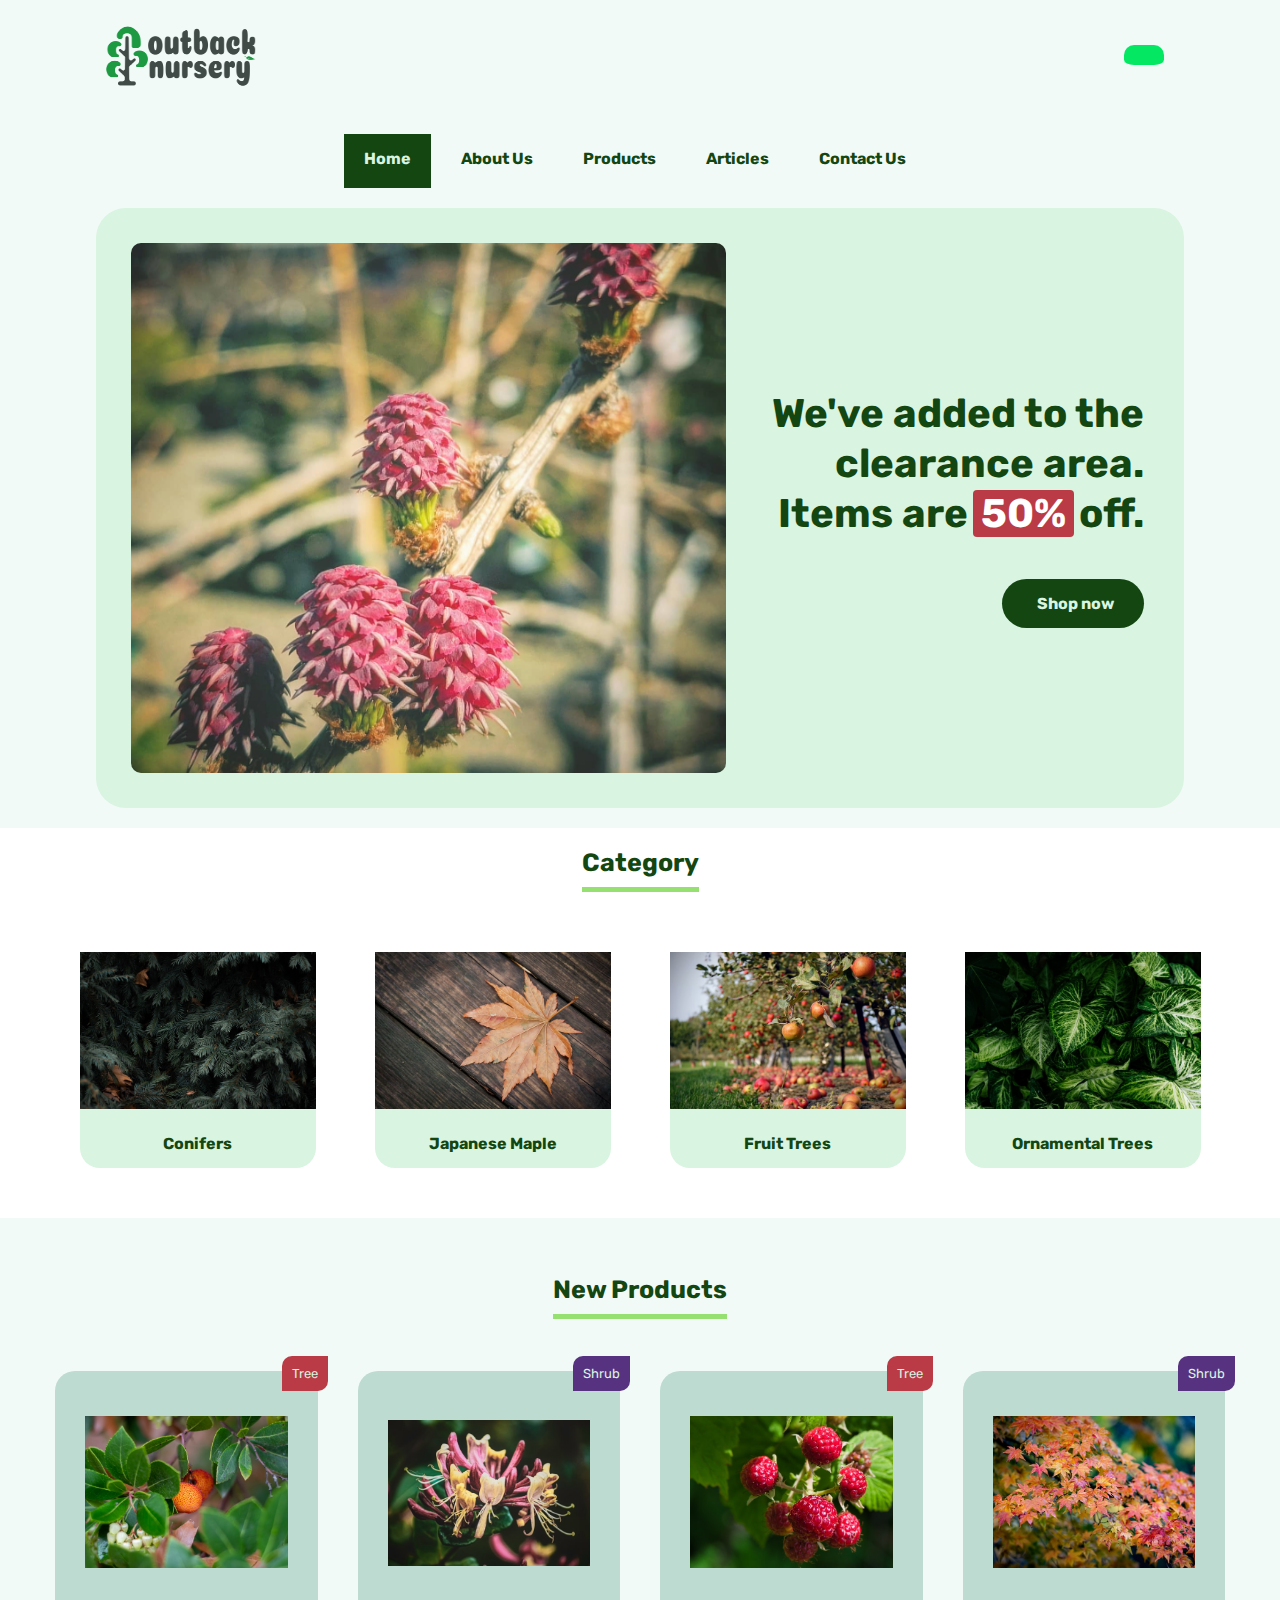
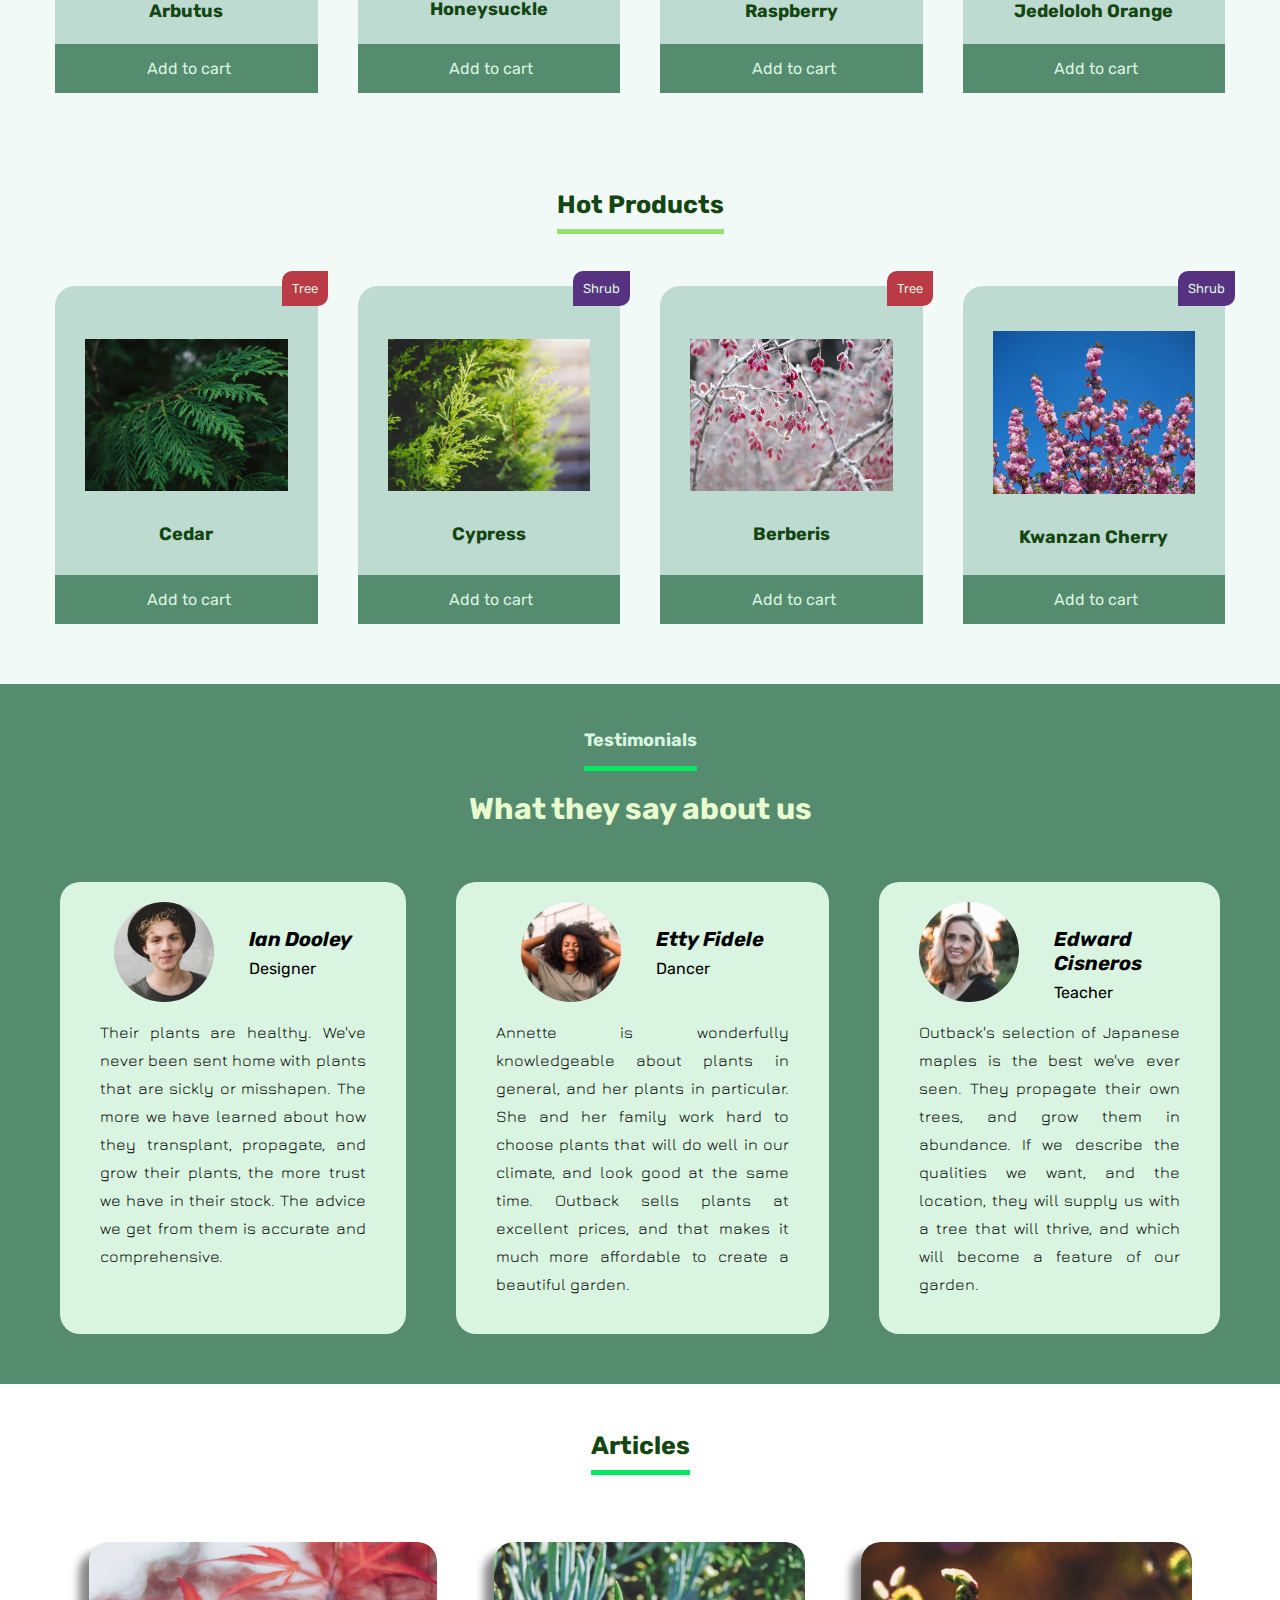
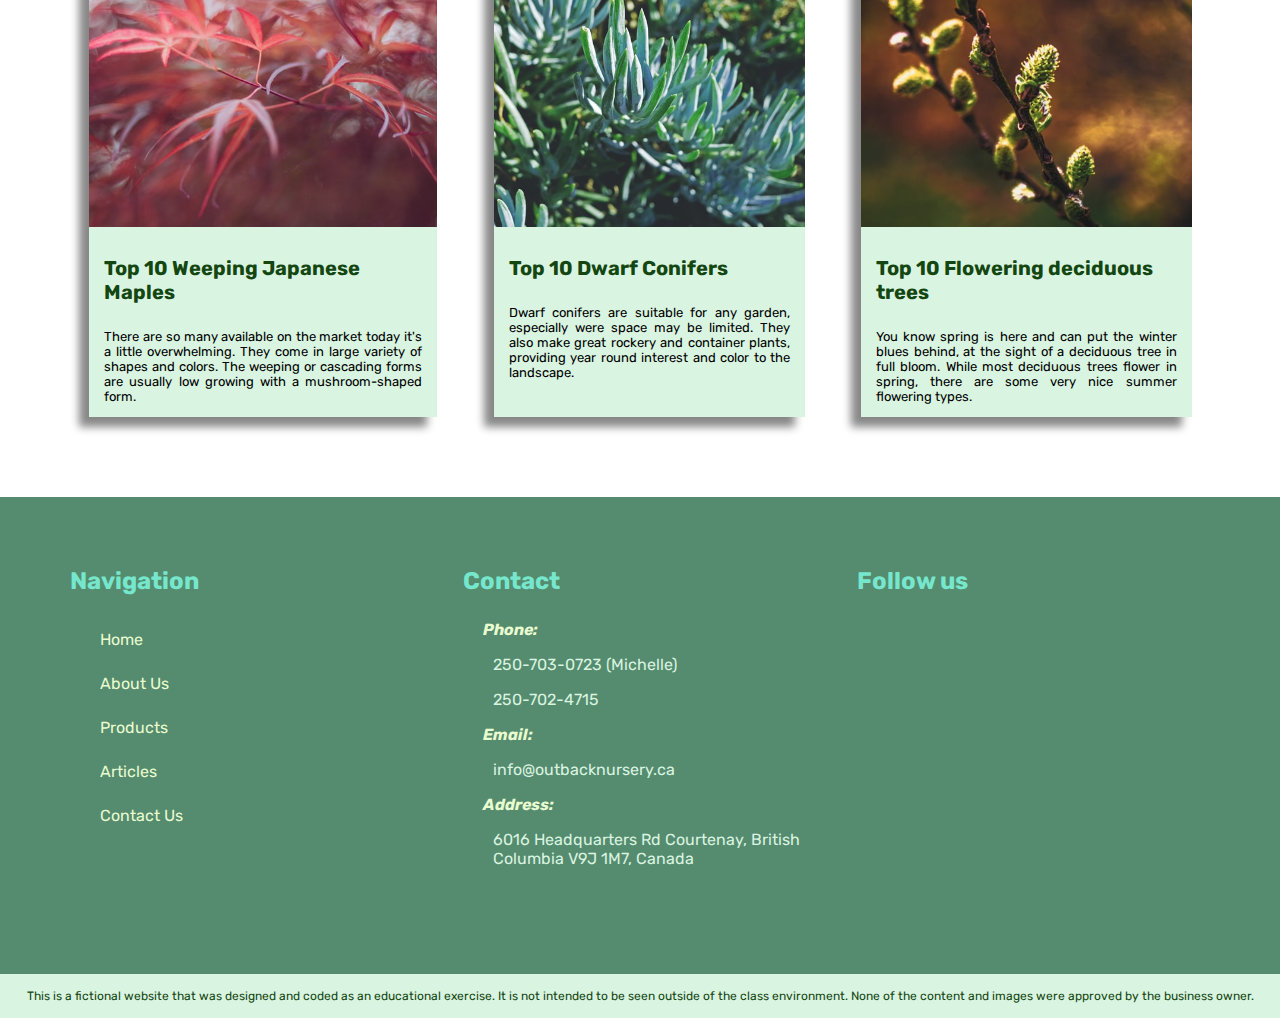
<file: index.html>
<!DOCTYPE html>
<html lang="en">
  <head>
    <!-- DGL103/DLU1l - Duc Phat Tran - Website project -->
    <meta charset="UTF-8" />
    <meta http-equiv="X-UA-Compatible" content="IE=edge" />
    <meta name="viewport" content="width=device-width, initial-scale=1.0" />
    <title>Outback Nursery</title>
    <link rel="preconnect" href="https://fonts.googleapis.com" />
    <link rel="preconnect" href="https://fonts.gstatic.com" crossorigin />
    <link
      href="https://fonts.googleapis.com/css2?family=Jura&family=Rubik:ital,wght@0,300;0,400;0,500;0,700;1,700&display=swap"
      rel="stylesheet"
    />
    <link
      rel="stylesheet"
      href="https://cdnjs.cloudflare.com/ajax/libs/font-awesome/6.0.0-beta3/css/all.min.css"
      integrity="sha512-Fo3rlrZj/k7ujTnHg4CGR2D7kSs0v4LLanw2qksYuRlEzO+tcaEPQogQ0KaoGN26/zrn20ImR1DfuLWnOo7aBA=="
      crossorigin="anonymous"
      referrerpolicy="no-referrer"
    />
    <link rel="stylesheet" href="css/global.css" />
    <link rel="stylesheet" href="css/index.css" />
  </head>
  <body>
    <header>
      <div class="logo">
        <a href="index.html">
          <img src="images/logo.png" alt="Outback Nursery's logo" />
        </a>
      </div>
      <div class="cart-container">
          <a class="menu-link" id="cart" href=""><i class="fas fa-shopping-cart"></i></a>
      </div>
    </header>

    <nav>
      <a class="toggle" onclick="showNav()"><i class="fa fa-bars"></i> Menu</a>
      <ul id="nav-items">
        <li class="menu-item">
          <a class="menu-link active" href="index.html">Home</a>
        </li>
        <li class="menu-item">
          <a class="menu-link" href="about-us.html">About Us</a>
        </li>
        <li class="menu-item">
          <a class="menu-link" href="products.html">Products</a>
        </li>
        <li class="menu-item">
          <a class="menu-link" href="articles.html">Articles</a>
        </li>
        <li class="menu-item">
          <a class="menu-link" href="contact-us.html">Contact Us</a>
        </li>
      </ul>
    </nav>

    <main>
      <!-- PROMOTION -->
      <section class="promotion">
        <div class="promotion-image">
          <img src="images/promotion-2.jpg" alt="promotion-image" />
        </div>
        <div class="promotion-content">
          <h1>We've added to the clearance area. Items are<span>50%</span>off.</h1>
          <a id="shop-now-btn" href=""><i class="fas fa-shopping-cart"></i>Shop now</a>
        </div>
      </section>

      <!-- CATEGORY -->
      <section class="category">
        <h1>Category</h1>
        <ul>
          <li class="category-item">
            <a href="#">
              <img src="images/conifer.jpg" alt="Conifers" />
              <p>Conifers</p>
            </a>
          </li>
          <li class="category-item">
            <a href="#">
              <img src="images/japanese-maple.jpg" alt="Japanese Maple" />
              <p>Japanese Maple</p>
            </a>
          </li>
          <li class="category-item">
            <a href="#">
              <img src="images/fruit-tree.jpg" alt="Fruit Trees" />
              <p>Fruit Trees</p>
            </a>
          </li>
          <li class="category-item">
            <a href="#">
              <img src="images/ornamental.jpg" alt="Ornamental Trees" />
              <p>Ornamental Trees</p>
            </a>
          </li>
        </ul>
      </section>

      <!-- NEW PRODUCT -->
      <section class="product">
        <h1>New Products</h1>
        <ul>
          <li class="product-item">
            <span class="tree">Tree</span>
            <a href="#">
              <img src="images/product-arbutus.jpg" alt="Arbutus" />
              <div class="product-content">
                <p>Arbutus</p>
              </div>
            </a>
            <a class="add-product-btn"><i class="fas fa-shopping-cart"></i>Add to cart</a>
          </li>
          <li class="product-item">
            <span class="shrub">Shrub</span>
            <a href="#">
              <img src="images/product-Honeysuckle.jpg" alt="Honeysuckle" />
              <div class="product-content">
                <p>Honeysuckle</p>
              </div>
            </a>
            <a class="add-product-btn"><i class="fas fa-shopping-cart"></i>Add to cart</a>
          </li>
          <li class="product-item">
            <span class="tree">Tree</span>
            <a href="#">
              <img src="images/product-raspberry.jpg" alt="Raspberry" />
              <div class="product-content">
                <p>Raspberry</p>
              </div>
            </a>
            <a class="add-product-btn"><i class="fas fa-shopping-cart"></i>Add to cart</a>
          </li>
          <li class="product-item">
            <span class="shrub">Shrub</span>
            <a href="#">
              <img src="images/product-Jedeloloh.jpg" alt="Jedeloloh Orange" />
              <div class="product-content">
                <p>Jedeloloh Orange</p>
              </div>
            </a>
            <a class="add-product-btn"><i class="fas fa-shopping-cart"></i>Add to cart</a>
          </li>
        </ul>
      </section>

      <!-- HOT PRODUCTS -->
      <section class="product">
        <h1>Hot Products</h1>
        <ul>
          <li class="product-item">
            <span class="tree">Tree</span>
            <a href="#">
              <img src="images/product-cedar.jpg" alt="Cedar" />
              <div class="product-content">
                <p>Cedar</p>
              </div>
            </a>
            <a href="#" class="add-product-btn"><i class="fas fa-shopping-cart"></i>Add to cart</a>
          </li>
          <li class="product-item">
            <span class="shrub">Shrub</span>
            <a href="#">
              <img src="images/product-cypress.jpg" alt="Cypress" />
              <div class="product-content">
                <p>Cypress</p>
              </div>
            </a>
            <a href="#" class="add-product-btn"><i class="fas fa-shopping-cart"></i>Add to cart</a>
          </li>
          <li class="product-item">
            <span class="tree">Tree</span>
            <a href="#">
              <img src="images/product-berberis.jpg" alt="Berberis" />
              <div class="product-content">
                <p>Berberis</p>
              </div>
            </a>
            <a href="#" class="add-product-btn"><i class="fas fa-shopping-cart"></i>Add to cart</a>
          </li>
          <li class="product-item">
            <span class="shrub">Shrub</span>
            <a href="#">
              <img src="images/product-cherry.jpg" alt="Kwanzan Cherry" />
              <div class="product-content">
                <p>Kwanzan Cherry</p>
              </div>
            </a>
            <a href="#" class="add-product-btn"><i class="fas fa-shopping-cart"></i>Add to cart</a>
          </li>
        </ul>
      </section>

      <!-- Testimonials -->
      <section class="testimonial">
        <h1>Testimonials</h1>
        <h2>What they say about us</h2>
        <div class="testimonial-content">
          <div class="testimonial-item">
            <div class="testimonial-author">
              <img class="testimonial-avatar" src="images/testimonial-1.jpg" alt="Ian Dooley" />

              <div class="testimonial-info">
                <span class="testimonial-name">Ian Dooley</span>
                <span class="testimonial-job">Designer</span>
              </div>
            </div>
            <p>
              Their plants are healthy. We've never been sent home with plants that are sickly or
              misshapen. The more we have learned about how they transplant, propagate, and grow
              their plants, the more trust we have in their stock. The advice we get from them is
              accurate and comprehensive.
            </p>
          </div>
          <div class="testimonial-item">
            <div class="testimonial-author">
              <img class="testimonial-avatar" src="images/testimonial-3.jpg" alt="Etty Fidele" />

              <div class="testimonial-info">
                <span class="testimonial-name">Etty Fidele</span>
                <span class="testimonial-job">Dancer</span>
              </div>
            </div>
            <p>
              Annette is wonderfully knowledgeable about plants in general, and her plants in
              particular. She and her family work hard to choose plants that will do well in our
              climate, and look good at the same time. Outback sells plants at excellent prices, and
              that makes it much more affordable to create a beautiful garden.
            </p>
          </div>
          <div class="testimonial-item">
            <div class="testimonial-author">
              <img
                class="testimonial-avatar"
                src="images/testimonial-2.jpg"
                alt="Edward Cisneros"
              />

              <div class="testimonial-info">
                <span class="testimonial-name">Edward Cisneros</span>
                <span class="testimonial-job">Teacher</span>
              </div>
            </div>
            <p>
              Outback's selection of Japanese maples is the best we've ever seen. They propagate
              their own trees, and grow them in abundance. If we describe the qualities we want, and
              the location, they will supply us with a tree that will thrive, and which will become
              a feature of our garden.
            </p>
          </div>
        </div>
      </section>

      <!-- Articles -->
      <section class="article">
        <h1>Articles</h1>
        <div class="article-list">
          <ul>
            <li class="article-item">
              <a href="#">
                <img src="images/article-1.jpg" alt="Weeping Japanese Maples" />
                <h2>Top 10 Weeping Japanese Maples</h2>
                <p>
                  There are so many available on the market today it's a little overwhelming. They
                  come in large variety of shapes and colors. The weeping or cascading forms are
                  usually low growing with a mushroom-shaped form.
                </p>
              </a>
            </li>
            <li class="article-item">
              <a href="#">
                <img src="images/article-2.jpg" alt="Dwarf Conifers" />
                <h2>Top 10 Dwarf Conifers</h2>
                <p>
                  Dwarf conifers are suitable for any garden, especially were space may be limited.
                  They also make great rockery and container plants, providing year round interest
                  and color to the landscape.
                </p>
              </a>
            </li>
            <li class="article-item">
              <a href="#">
                <img src="images/article-3.jpg" alt="Deciduous trees" />
                <h2>Top 10 Flowering deciduous trees</h2>
                <p>
                  You know spring is here and can put the winter blues behind, at the sight of a
                  deciduous tree in full bloom. While most deciduous trees flower in spring, there
                  are some very nice summer flowering types.
                </p>
              </a>
            </li>
          </ul>
        </div>
      </section>
    </main>

    <footer>
      <div class="footer-content">
        <div class="navigation">
          <h2>Navigation</h2>
          <ul>
            <li>
              <a href="index.html">Home</a>
            </li>
            <li>
              <a href="about-us.html">About Us</a>
            </li>
            <li>
              <a href="products.html">Products</a>
            </li>
            <li>
              <a href="articles.html">Articles</a>
            </li>
            <li>
              <a href="contact-us.html">Contact Us</a>
            </li>
          </ul>
        </div>
        <div class="contact">
          <h2>Contact</h2>
          <ul>
            <li>
              <p><i class="fas fa-phone-volume"></i>Phone:</p>
              <p>250-703-0723 (Michelle)</p>
              <p>250-702-4715</p>
            </li>
            <li>
              <p><i class="fas fa-envelope"></i>Email:</p>
              <p>info@outbacknursery.ca</p>
            </li>
            <li>
              <p><i class="fas fa-map-marked-alt"></i>Address:</p>
              <p>6016 Headquarters Rd Courtenay, British Columbia V9J 1M7, Canada</p>
            </li>
          </ul>
        </div>
        <div class="facebook-page">
          <h2>Follow us</h2>
          <iframe
            src="https://www.facebook.com/plugins/page.php?href=https%3A%2F%2Fwww.facebook.com%2FOutback-Nursery-Garden-Centre-819687898044596&tabs=timeline&width=340&height=500&small_header=false&adapt_container_width=true&hide_cover=false&show_facepile=true&appId=596442508391523"
            width="340"
            height="300"
            style="border: none; overflow: hidden"
            allow="autoplay; clipboard-write; encrypted-media; picture-in-picture; web-share"
          ></iframe>
        </div>
      </div>
      <p class="disclaimer">
        This is a fictional website that was designed and coded as an educational exercise. It is
        not intended to be seen outside of the class environment. None of the content and images
        were approved by the business owner.
      </p>
    </footer>

    <script>
      function showNav() {
        var element = document.getElementById("nav-items")
        element.classList.toggle("show-items")
      }
    </script>
  </body>
</html>
</file>
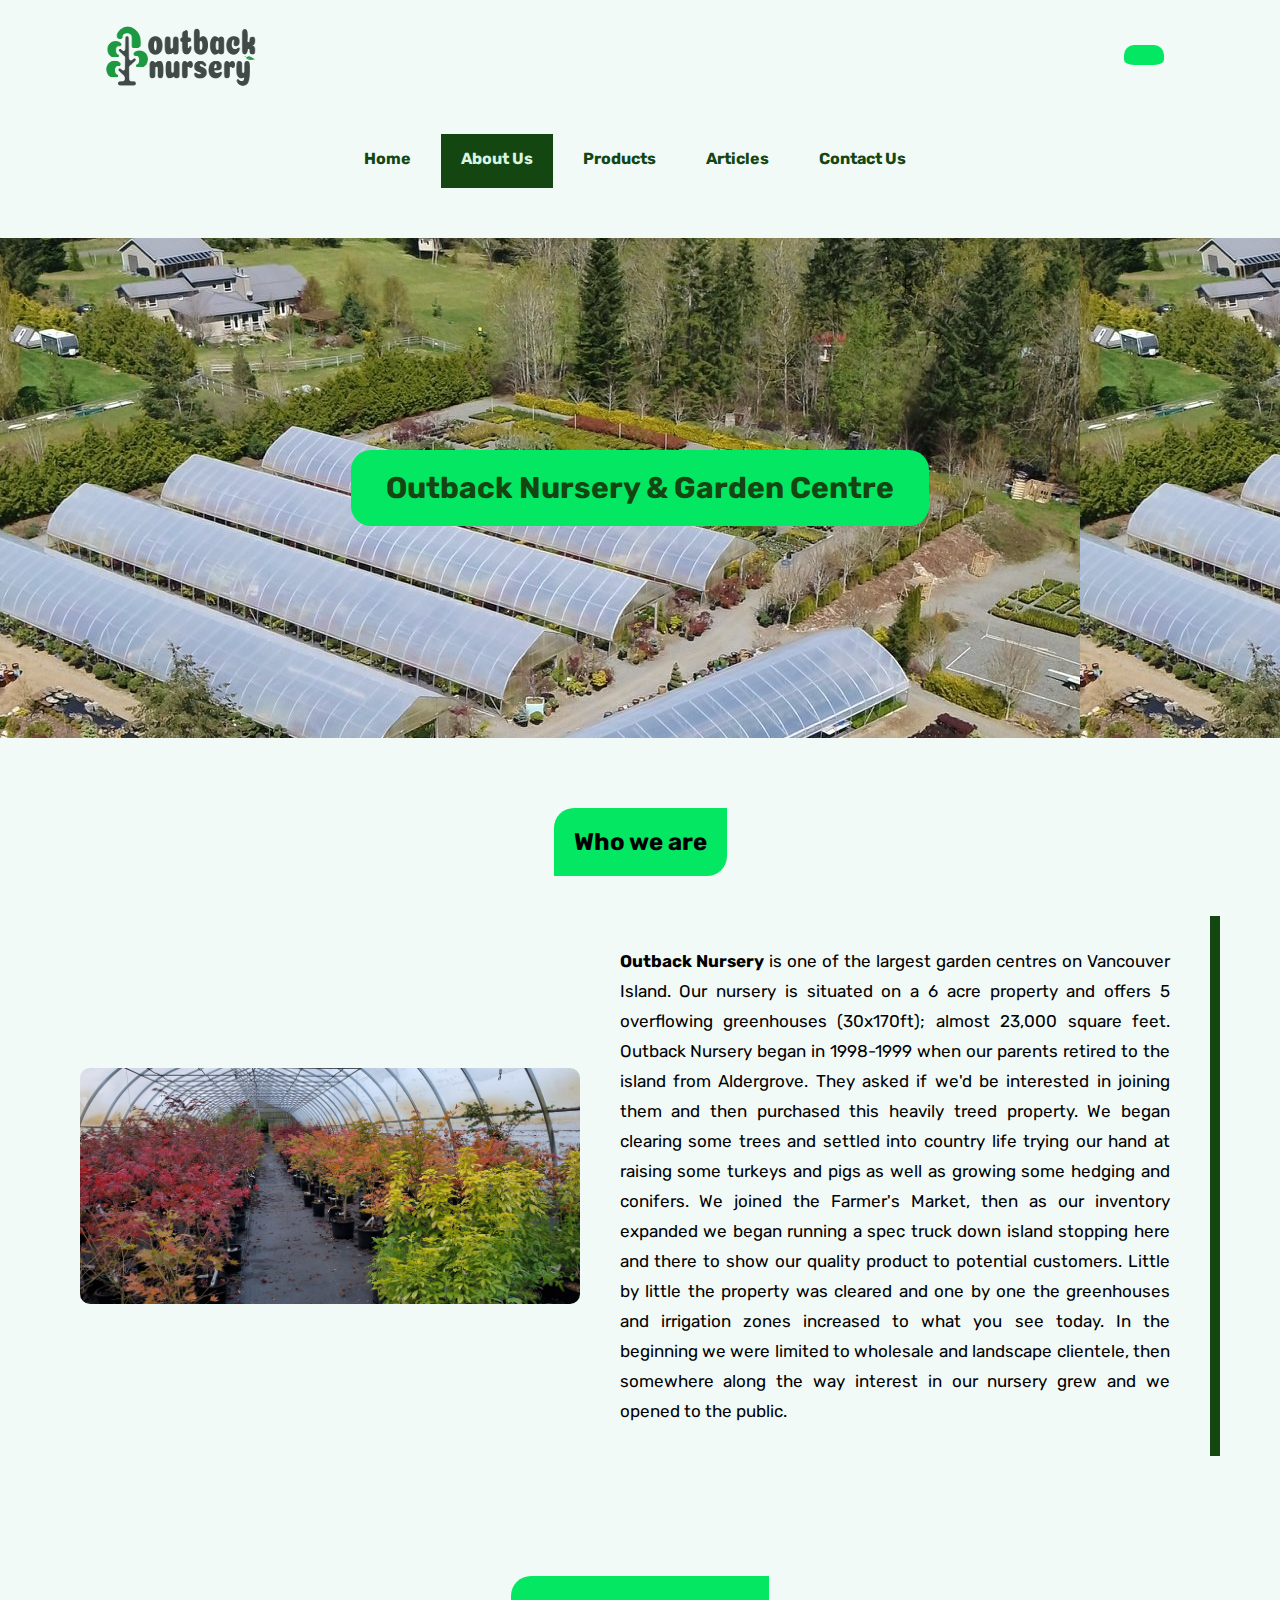
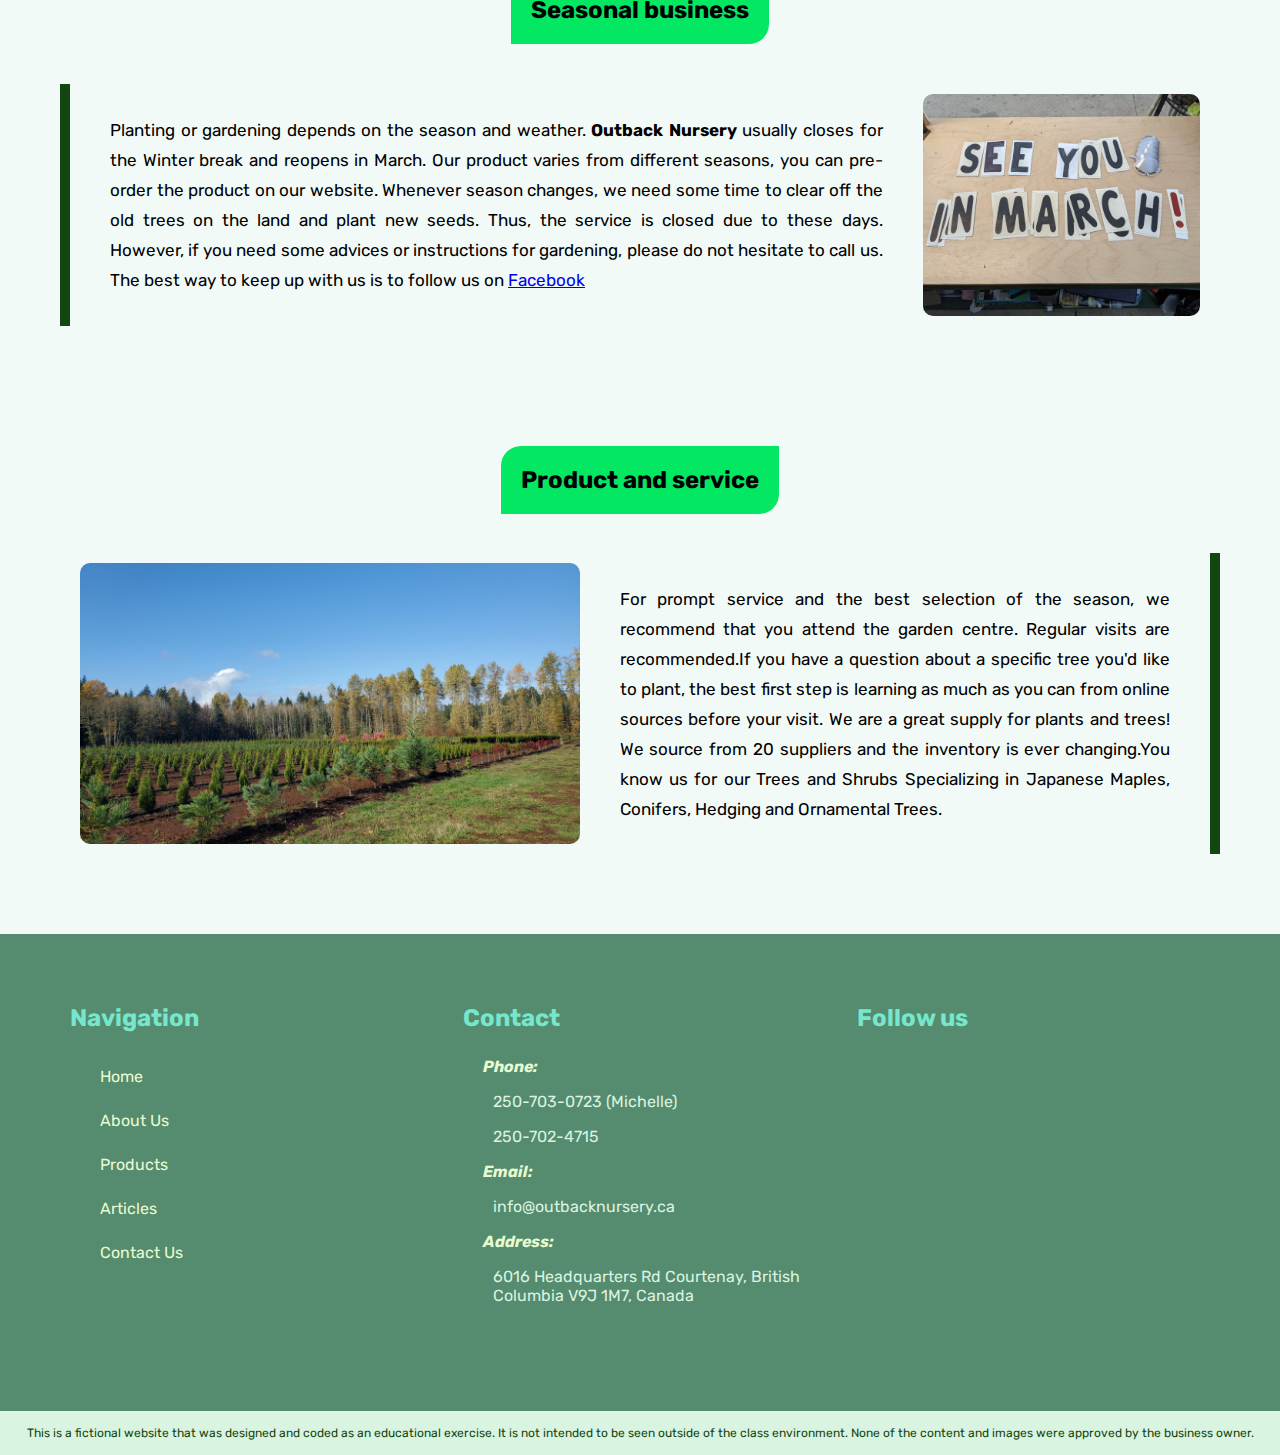
<file: about-us.html>
<!DOCTYPE html>
<html lang="en">
  <head>
    <!-- DGL103/DLU1l - Duc Phat Tran - Website project -->
    <meta charset="UTF-8" />
    <meta http-equiv="X-UA-Compatible" content="IE=edge" />
    <meta name="viewport" content="width=device-width, initial-scale=1.0" />
    <title>About Us</title>
    <link rel="preconnect" href="https://fonts.googleapis.com" />
    <link rel="preconnect" href="https://fonts.gstatic.com" crossorigin />
    <link
      href="https://fonts.googleapis.com/css2?family=Jura&family=Rubik:ital,wght@0,300;0,400;0,500;0,700;1,700&display=swap"
      rel="stylesheet"
    />
    <link
      rel="stylesheet"
      href="https://cdnjs.cloudflare.com/ajax/libs/font-awesome/6.0.0-beta3/css/all.min.css"
      integrity="sha512-Fo3rlrZj/k7ujTnHg4CGR2D7kSs0v4LLanw2qksYuRlEzO+tcaEPQogQ0KaoGN26/zrn20ImR1DfuLWnOo7aBA=="
      crossorigin="anonymous"
      referrerpolicy="no-referrer"
    />
    <link rel="stylesheet" href="css/global.css" />
    <link rel="stylesheet" href="css/about-us.css" />
  </head>
  <body>
    <header>
      <div class="logo">
        <a href="index.html">
          <img src="images/logo.png" alt="Outback Nursery's logo" />
        </a>
      </div>
      <div class="cart-container">
          <a class="menu-link" id="cart" href="#"><i class="fas fa-shopping-cart"></i></a>
      </div>
    </header>

    <nav>
      <a class="toggle" onclick="showNav()"><i class="fa fa-bars"></i> Menu</a>
      <ul id="nav-items">
        <li class="menu-item">
          <a class="menu-link" href="index.html">Home</a>
        </li>
        <li class="menu-item">
          <a class="menu-link active" href="about-us.html">About Us</a>
        </li>
        <li class="menu-item">
          <a class="menu-link" href="products.html">Products</a>
        </li>
        <li class="menu-item">
          <a class="menu-link" href="articles.html">Articles</a>
        </li>
        <li class="menu-item">
          <a class="menu-link" href="contact-us.html">Contact Us</a>
        </li>
      </ul>
    </nav>

    <main>
      <article>
        <!-- Property's image-->
        <div class="business-property">
          <h1>Outback Nursery & Garden Centre</h1>
        </div>

        <!-- Introduction -->
        <div class="introduction">
          <h2>Who we are</h2>
          <div class="introduction-content">
            <img src="images/introduction.jpg" alt="Introduction's garden" />
            <p>
              <b>Outback Nursery</b> is one of the largest garden centres on Vancouver Island. Our
              nursery is situated on a 6 acre property and offers 5 overflowing greenhouses
              (30x170ft); almost 23,000 square feet. Outback Nursery began in 1998-1999 when our
              parents retired to the island from Aldergrove. They asked if we'd be interested in
              joining them and then purchased this heavily treed property. We began clearing some
              trees and settled into country life trying our hand at raising some turkeys and pigs
              as well as growing some hedging and conifers. We joined the Farmer's Market, then as
              our inventory expanded we began running a spec truck down island stopping here and
              there to show our quality product to potential customers. Little by little the
              property was cleared and one by one the greenhouses and irrigation zones increased to
              what you see today. In the beginning we were limited to wholesale and landscape
              clientele, then somewhere along the way interest in our nursery grew and we opened to
              the public.
            </p>
          </div>
        </div>

        <!-- Seasonal business -->
        <div class="seasonal">
          <h2>Seasonal business</h2>
          <div class="seasonal-content">
            <p>
              Planting or gardening depends on the season and weather.
              <b>Outback Nursery</b> usually closes for the Winter break and reopens in March. Our
              product varies from different seasons, you can pre-order the product on our website.
              Whenever season changes, we need some time to clear off the old trees on the land and
              plant new seeds. Thus, the service is closed due to these days. However, if you need
              some advices or instructions for gardening, please do not hesitate to call us. The
              best way to keep up with us is to follow us on
              <a
                href="https://www.facebook.com/Outback-Nursery-Garden-Centre-819687898044596"
                target="_blank"
                >Facebook</a
              >
            </p>
            <img src="images/seasonal-business.jpg" alt="Seasonal business's sign" />
          </div>
        </div>

        <!-- Product and service -->
        <div class="product-service">
          <h2>Product and service</h2>
          <div class="product-service-content">
            <img src="images/product-and-service.jpg" alt="Product and service" />
            <p>
              For prompt service and the best selection of the season, we recommend that you attend
              the garden centre. Regular visits are recommended.If you have a question about a
              specific tree you'd like to plant, the best first step is learning as much as you can
              from online sources before your visit. We are a great supply for plants and trees! We
              source from 20 suppliers and the inventory is ever changing.You know us for our Trees
              and Shrubs Specializing in Japanese Maples, Conifers, Hedging and Ornamental Trees.
            </p>
          </div>
        </div>
      </article>
    </main>

    <footer>
      <div class="footer-content">
        <div class="navigation">
          <h2>Navigation</h2>
          <ul>
            <li>
              <a href="index.html">Home</a>
            </li>
            <li>
              <a href="about-us.html">About Us</a>
            </li>
            <li>
              <a href="products.html">Products</a>
            </li>
            <li>
              <a href="articles.html">Articles</a>
            </li>
            <li>
              <a href="contact-us.html">Contact Us</a>
            </li>
          </ul>
        </div>
        <div class="contact">
          <h2>Contact</h2>
          <ul>
            <li>
              <p><i class="fas fa-phone-volume"></i>Phone:</p>
              <p>250-703-0723 (Michelle)</p>
              <p>250-702-4715</p>
            </li>
            <li>
              <p><i class="fas fa-envelope"></i>Email:</p>
              <p>info@outbacknursery.ca</p>
            </li>
            <li>
              <p><i class="fas fa-map-marked-alt"></i>Address:</p>
              <p>6016 Headquarters Rd Courtenay, British Columbia V9J 1M7, Canada</p>
            </li>
          </ul>
        </div>
        <div class="facebook-page">
          <h2>Follow us</h2>
          <iframe
            src="https://www.facebook.com/plugins/page.php?href=https%3A%2F%2Fwww.facebook.com%2FOutback-Nursery-Garden-Centre-819687898044596&tabs=timeline&width=340&height=500&small_header=false&adapt_container_width=true&hide_cover=false&show_facepile=true&appId=596442508391523"
            width="340"
            height="300"
            style="border: none; overflow: hidden"
            allow="autoplay; clipboard-write; encrypted-media; picture-in-picture; web-share"
          ></iframe>
        </div>
      </div>
      <p class="disclaimer">
        This is a fictional website that was designed and coded as an educational exercise. It is
        not intended to be seen outside of the class environment. None of the content and images
        were approved by the business owner.
      </p>
    </footer>

    <script>
      function showNav() {
        var element = document.getElementById("nav-items")
        element.classList.toggle("show-items")
      }
    </script>
  </body>
</html>
</file>
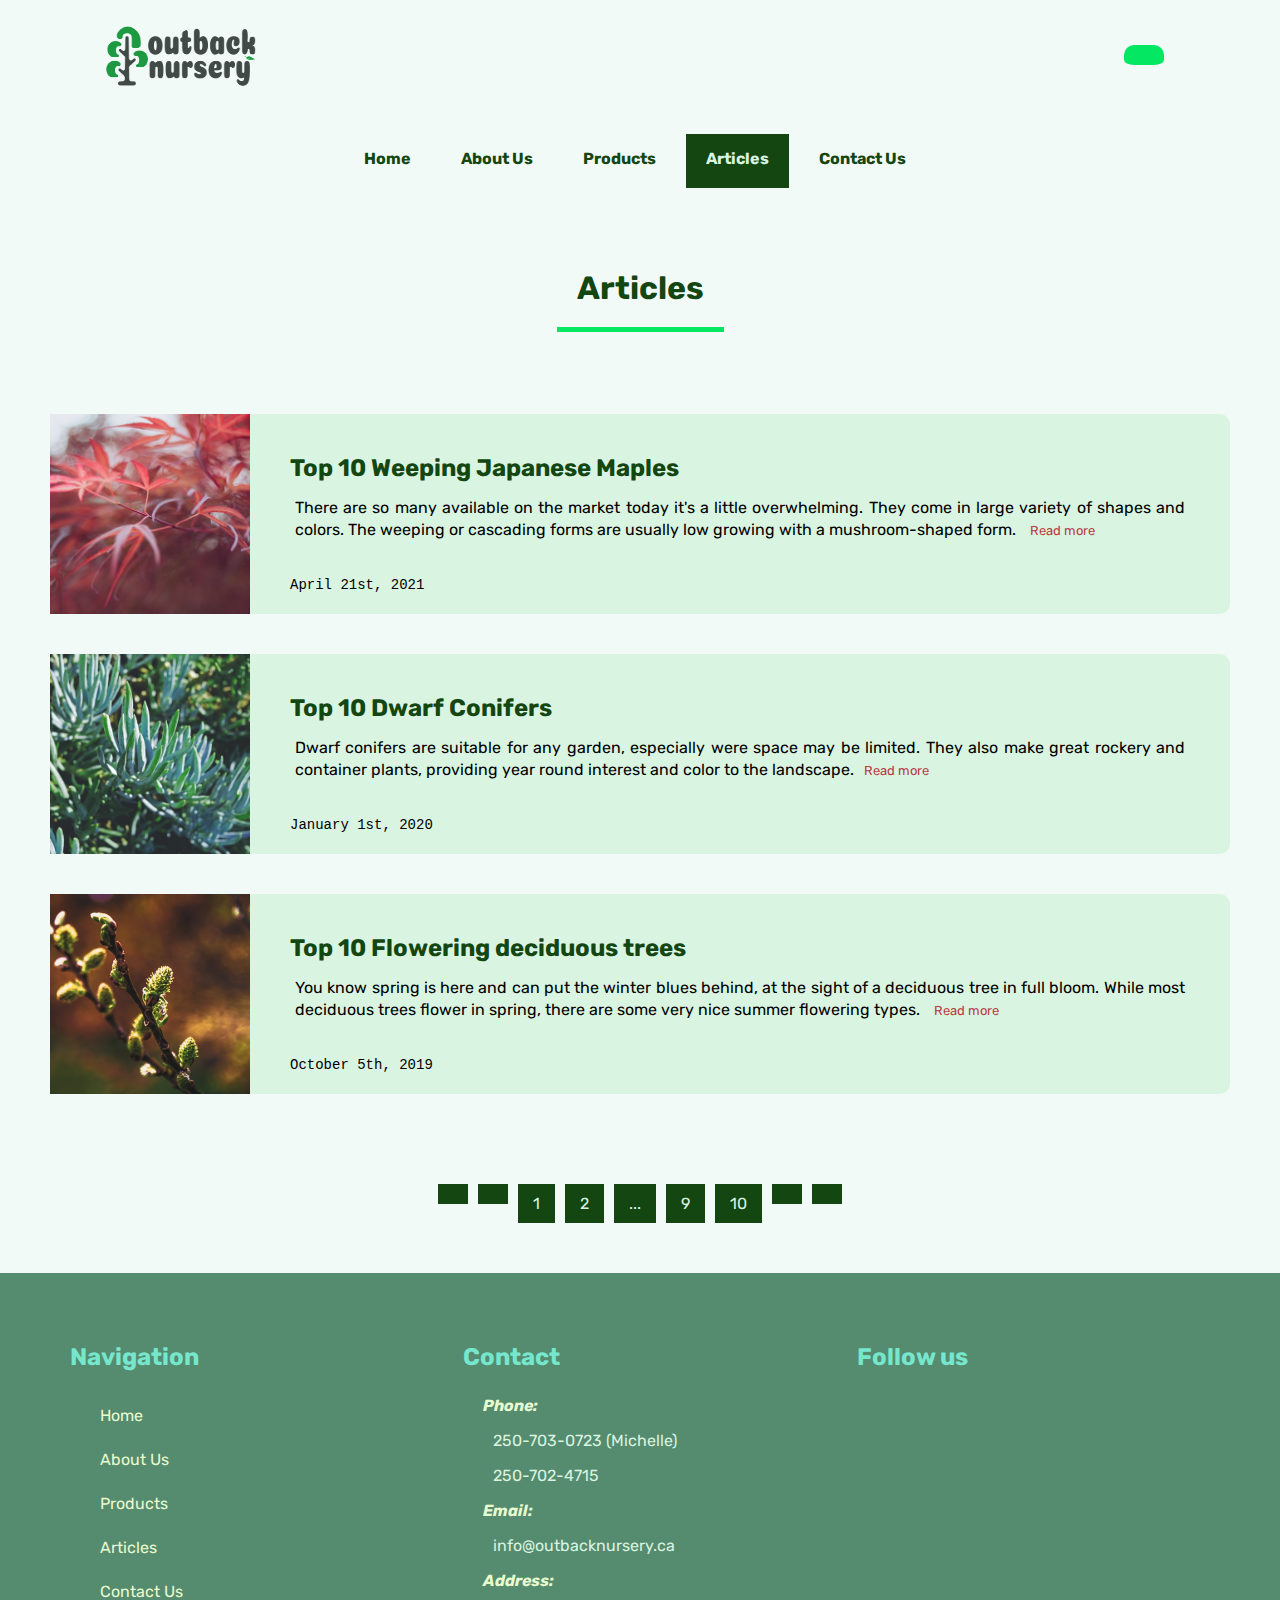
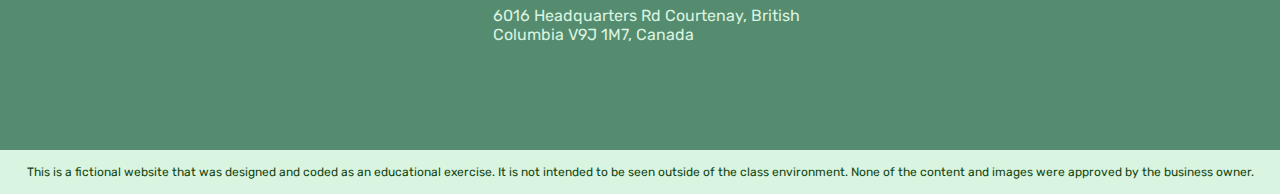
<file: articles.html>
<!DOCTYPE html>
<html lang="en">
  <head>
    <!-- DGL103/DLU1l - Duc Phat Tran - Website project -->
    <meta charset="UTF-8" />
    <meta http-equiv="X-UA-Compatible" content="IE=edge" />
    <meta name="viewport" content="width=device-width, initial-scale=1.0" />
    <title>Articles</title>
    <link rel="preconnect" href="https://fonts.googleapis.com" />
    <link rel="preconnect" href="https://fonts.gstatic.com" crossorigin />
    <link
      href="https://fonts.googleapis.com/css2?family=Jura&family=Rubik:ital,wght@0,300;0,400;0,500;0,700;1,700&display=swap"
      rel="stylesheet"
    />
    <link
      rel="stylesheet"
      href="https://cdnjs.cloudflare.com/ajax/libs/font-awesome/6.0.0-beta3/css/all.min.css"
      integrity="sha512-Fo3rlrZj/k7ujTnHg4CGR2D7kSs0v4LLanw2qksYuRlEzO+tcaEPQogQ0KaoGN26/zrn20ImR1DfuLWnOo7aBA=="
      crossorigin="anonymous"
      referrerpolicy="no-referrer"
    />
    <link rel="stylesheet" href="css/global.css" />
    <link rel="stylesheet" href="css/articles.css" />
  </head>
  <body>
    <header>
      <div class="logo">
        <a href="index.html">
          <img src="images/logo.png" alt="Outback Nursery's logo" />
        </a>
      </div>
      <div class="cart-container">
          <a class="menu-link" id="cart" href="#"><i class="fas fa-shopping-cart"></i></a>
      </div>
    </header>

    <nav>
      <a class="toggle" onclick="showNav()"><i class="fa fa-bars"></i> Menu</a>
      <ul id="nav-items">
        <li class="menu-item">
          <a class="menu-link" href="index.html">Home</a>
        </li>
        <li class="menu-item">
          <a class="menu-link" href="about-us.html">About Us</a>
        </li>
        <li class="menu-item">
          <a class="menu-link" href="products.html">Products</a>
        </li>
        <li class="menu-item">
          <a class="menu-link active" href="articles.html">Articles</a>
        </li>
        <li class="menu-item">
          <a class="menu-link" href="contact-us.html">Contact Us</a>
        </li>
      </ul>
    </nav>

    <main>
      <section class="articles">
        <h1>Articles</h1>

        <!-- List -->
        <div class="articles-list">
          <ul>
            <li>
              <img src="images/article-1.jpg" alt="Weeping Japanese Maples" />
              <div class="article-content">
                <h2>Top 10 Weeping Japanese Maples</h2>
                <p>
                  There are so many available on the market today it's a little overwhelming. They
                  come in large variety of shapes and colors. The weeping or cascading forms are
                  usually low growing with a mushroom-shaped form.
                  <a href="#" class="read-more">Read more</a>
                </p>
                <span class="posted-date">April 21st, 2021</span>
              </div>
            </li>
            <li>
              <img src="images/article-2.jpg" alt="Dwarf Conifers" />
              <div class="article-content">
                <h2>Top 10 Dwarf Conifers</h2>
                <p>
                  Dwarf conifers are suitable for any garden, especially were space may be limited.
                  They also make great rockery and container plants, providing year round interest
                  and color to the landscape.<a href="#" class="read-more">Read more</a>
                </p>
                <span class="posted-date">January 1st, 2020</span>
              </div>
            </li>
            <li>
              <img src="images/article-3.jpg" alt="Deciduous trees" />
              <div class="article-content">
                <h2>Top 10 Flowering deciduous trees</h2>
                <p>
                  You know spring is here and can put the winter blues behind, at the sight of a
                  deciduous tree in full bloom. While most deciduous trees flower in spring, there
                  are some very nice summer flowering types.
                  <a href="#" class="read-more">Read more</a>
                </p>
                <span class="posted-date">October 5th, 2019</span>
              </div>
            </li>
          </ul>
        </div>
        <!-- Pagination -->
        <div class="pagination">
          <ul>
            <li>
              <a href="#"><i class="fas fa-angle-double-left"></i></a>
            </li>
            <li>
              <a href="#"><i class="fas fa-chevron-left"></i></a>
            </li>
            <li><a href="#">1</a></li>
            <li><a href="#">2</a></li>
            <li><span>...</span></li>
            <li><a href="#">9</a></li>
            <li><a href="#">10</a></li>
            <li>
              <a href="#"><i class="fas fa-angle-double-right"></i></a>
            </li>
            <li>
              <a href="#"><i class="fas fa-chevron-right"></i></a>
            </li>
          </ul>
        </div>
      </section>
    </main>

    <footer>
      <div class="footer-content">
        <div class="navigation">
          <h2>Navigation</h2>
          <ul>
            <li>
              <a href="index.html">Home</a>
            </li>
            <li>
              <a href="about-us.html">About Us</a>
            </li>
            <li>
              <a href="products.html">Products</a>
            </li>
            <li>
              <a href="articles.html">Articles</a>
            </li>
            <li>
              <a href="contact-us.html">Contact Us</a>
            </li>
          </ul>
        </div>
        <div class="contact">
          <h2>Contact</h2>
          <ul>
            <li>
              <p><i class="fas fa-phone-volume"></i>Phone:</p>
              <p>250-703-0723 (Michelle)</p>
              <p>250-702-4715</p>
            </li>
            <li>
              <p><i class="fas fa-envelope"></i>Email:</p>
              <p>info@outbacknursery.ca</p>
            </li>
            <li>
              <p><i class="fas fa-map-marked-alt"></i>Address:</p>
              <p>6016 Headquarters Rd Courtenay, British Columbia V9J 1M7, Canada</p>
            </li>
          </ul>
        </div>
        <div class="facebook-page">
          <h2>Follow us</h2>
          <iframe
            src="https://www.facebook.com/plugins/page.php?href=https%3A%2F%2Fwww.facebook.com%2FOutback-Nursery-Garden-Centre-819687898044596&tabs=timeline&width=340&height=500&small_header=false&adapt_container_width=true&hide_cover=false&show_facepile=true&appId=596442508391523"
            width="340"
            height="300"
            style="border: none; overflow: hidden"
            allow="autoplay; clipboard-write; encrypted-media; picture-in-picture; web-share"
          ></iframe>
        </div>
      </div>
      <p class="disclaimer">
        This is a fictional website that was designed and coded as an educational exercise. It is
        not intended to be seen outside of the class environment. None of the content and images
        were approved by the business owner.
      </p>
    </footer>

    <script>
      function showNav() {
        var element = document.getElementById("nav-items")
        element.classList.toggle("show-items")
      }
    </script>
  </body>
</html>
</file>
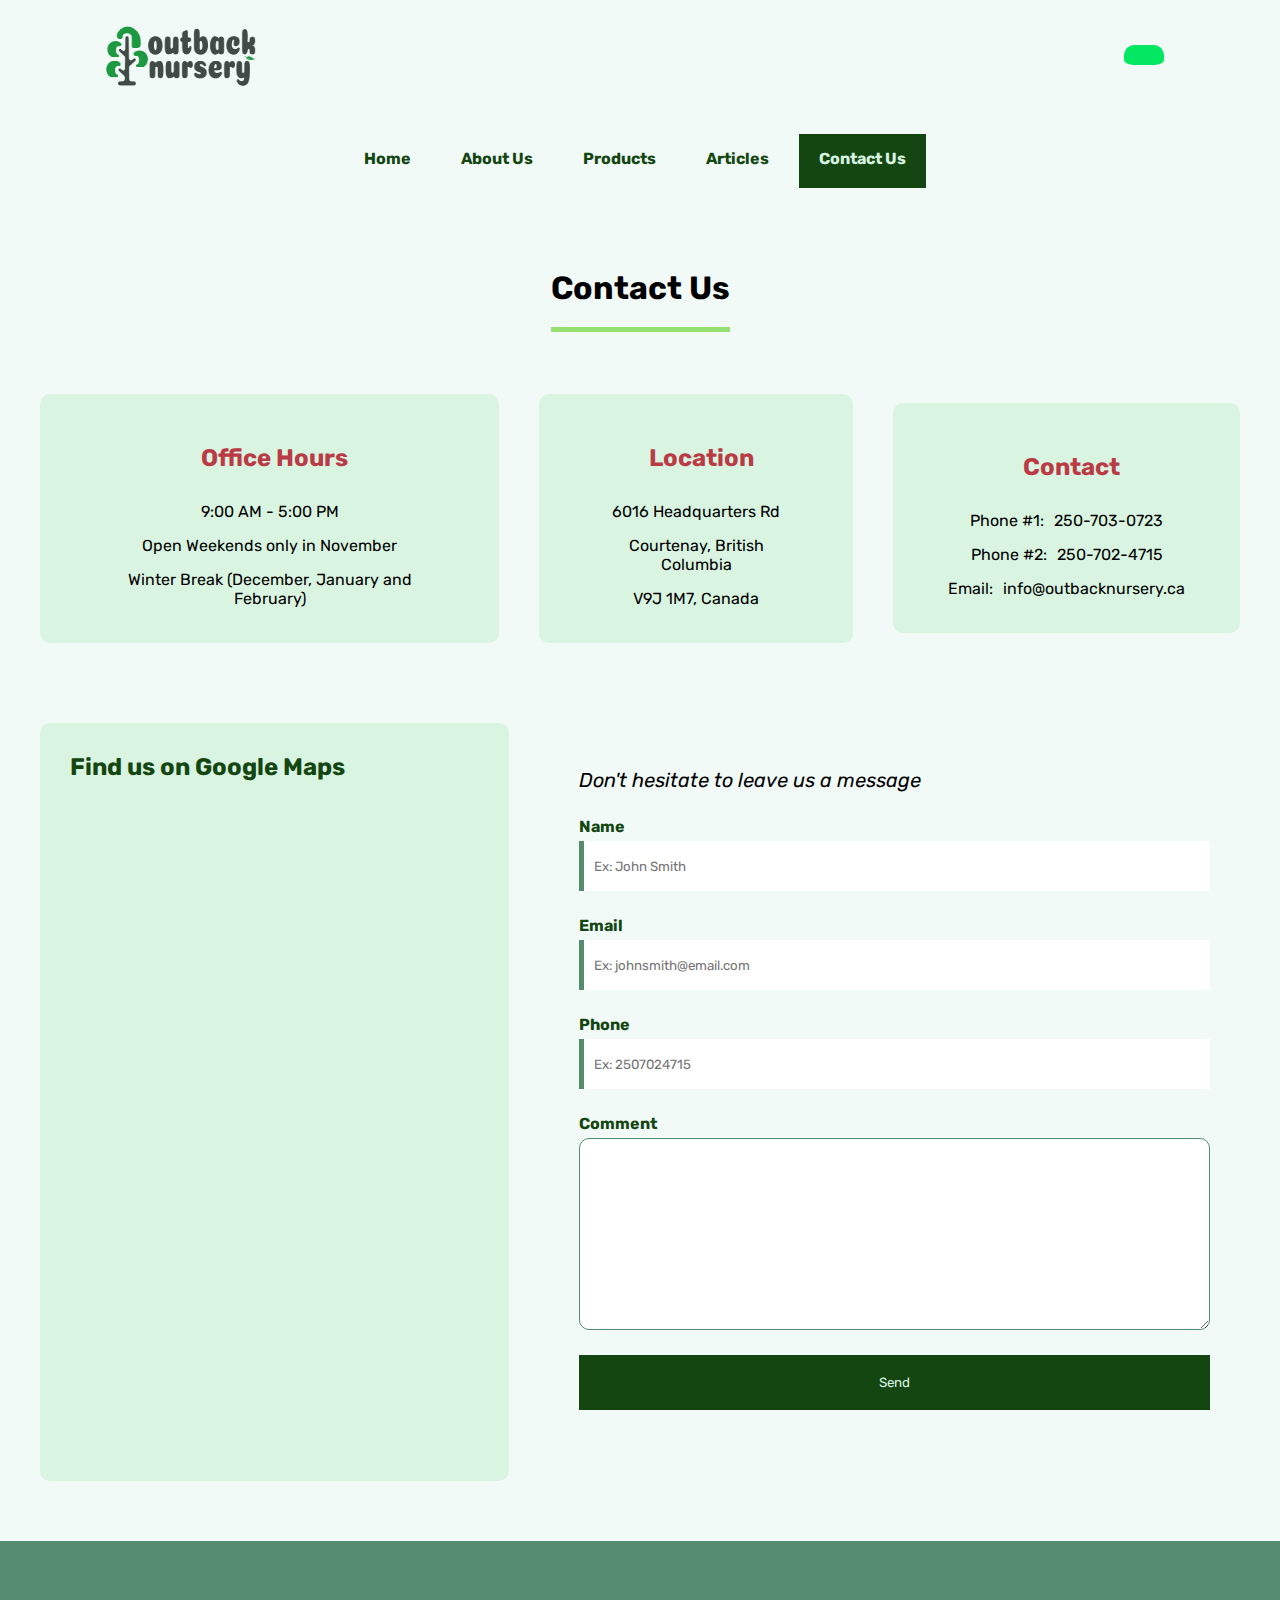
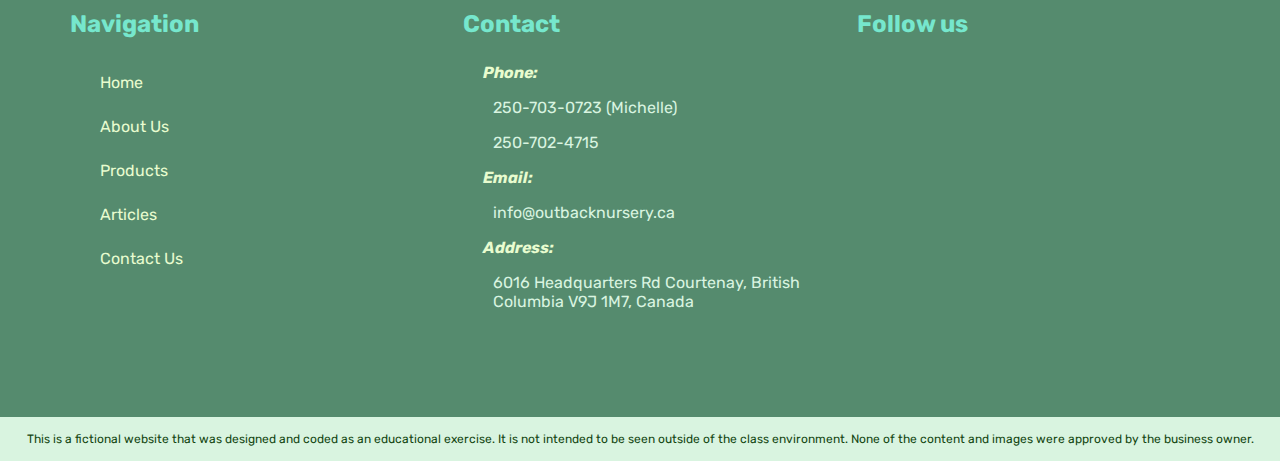
<file: contact-us.html>
<!DOCTYPE html>
<html lang="en">
  <head>
    <!-- DGL103/DLU1l - Duc Phat Tran - Website project -->
    <meta charset="UTF-8" />
    <meta http-equiv="X-UA-Compatible" content="IE=edge" />
    <meta name="viewport" content="width=device-width, initial-scale=1.0" />
    <title>Contact Us</title>
    <link rel="preconnect" href="https://fonts.googleapis.com" />
    <link rel="preconnect" href="https://fonts.gstatic.com" crossorigin />
    <link
      href="https://fonts.googleapis.com/css2?family=Jura&family=Rubik:ital,wght@0,300;0,400;0,500;0,700;1,700&display=swap"
      rel="stylesheet"
    />
    <link
      rel="stylesheet"
      href="https://cdnjs.cloudflare.com/ajax/libs/font-awesome/6.0.0-beta3/css/all.min.css"
      integrity="sha512-Fo3rlrZj/k7ujTnHg4CGR2D7kSs0v4LLanw2qksYuRlEzO+tcaEPQogQ0KaoGN26/zrn20ImR1DfuLWnOo7aBA=="
      crossorigin="anonymous"
      referrerpolicy="no-referrer"
    />
    <link rel="stylesheet" href="css/global.css" />
    <link rel="stylesheet" href="css/contact-us.css" />
  </head>
  <body>
    <header>
      <div class="logo">
        <a href="index.html">
          <img src="images/logo.png" alt="Outback Nursery's logo" />
        </a>
      </div>
      <div class="cart-container">
          <a class="menu-link" id="cart" href="#"><i class="fas fa-shopping-cart"></i></a>
      </div>
    </header>

    <nav>
      <a class="toggle" onclick="showNav()"><i class="fa fa-bars"></i> Menu</a>
      <ul id="nav-items">
        <li class="menu-item">
          <a class="menu-link" href="index.html">Home</a>
        </li>
        <li class="menu-item">
          <a class="menu-link" href="about-us.html">About Us</a>
        </li>
        <li class="menu-item">
          <a class="menu-link" href="products.html">Products</a>
        </li>
        <li class="menu-item">
          <a class="menu-link" href="articles.html">Articles</a>
        </li>
        <li class="menu-item">
          <a class="menu-link active" href="contact-us.html">Contact Us</a>
        </li>
      </ul>
    </nav>

    <main>
      <section class="contact-container">
        <h1>Contact Us</h1>
        <div class="working-info">
          <!-- Office Hours -->
          <div>
            <h2><i class="fas fa-stopwatch"></i>Office Hours</h2>
            <p>9:00 AM - 5:00 PM</p>
            <p>Open Weekends only in November</p>
            <p>Winter Break (December, January and February)</p>
          </div>
          <!-- Location -->
          <div>
            <h2><i class="fas fa-map-marker-alt"></i>Location</h2>
            <p>6016 Headquarters Rd</p>
            <p>Courtenay, British Columbia</p>
            <p>V9J 1M7, Canada</p>
          </div>
          <!-- Phone and Email -->
          <div>
            <h2><i class="fas fa-phone-alt"></i>Contact</h2>
            <p><span>Phone #1:</span>250-703-0723</p>
            <p><span>Phone #2:</span>250-702-4715</p>
            <p><span>Email:</span>info@outbacknursery.ca</p>
          </div>
        </div>

        <div class="contact-info">
          <!-- Map -->
          <div class="google-map">
            <h2><i class="fas fa-map-marked"></i>Find us on Google Maps</h2>
            <iframe
              src="https://www.google.com/maps/embed?pb=!1m18!1m12!1m3!1d2577.9101491833126!2d-125.0518254842939!3d49.7501343793849!2m3!1f0!2f0!3f0!3m2!1i1024!2i768!4f13.1!3m3!1m2!1s0x548810dcf2c1f81d%3A0x14e2aea1867145ef!2s6016%20Headquarters%20Rd%2C%20Courtenay%2C%20BC%20V9J%201M7%2C%20Canada!5e0!3m2!1svi!2shk!4v1638207331605!5m2!1svi!2shk"
              width="650"
              height="650"
              style="border: 0"
              allowfullscreen=""
              loading="lazy"
            ></iframe>
          </div>

          <!-- Message Form -->
          <div class="message-form">
            <p>Don't hesitate to leave us a message</p>
            <form action="https://learndigital.dev/programs/dgl103-form.php" method="GET">
              <div class="form-group">
                <label for="name">Name</label>
                <input type="text" name="name" id="name" placeholder="Ex: John Smith" required />
              </div>
              <div class="form-group">
                <label for="name">Email</label>
                <input type="email" name="email" id="email" placeholder="Ex: johnsmith@email.com" required />
              </div>
              <div class="form-group">
                <label for="phone">Phone</label>
                <input type="tel" name="phone" id="phone" placeholder="Ex: 2507024715" required />
              </div>
              <div class="form-group">
                <label for="comment">Comment</label>
                <textarea name="comment" id="comment" cols="30" rows="10" required></textarea>
              </div>
              <div class="form-group">
                <input type="submit" value="Send" />
              </div>
            </form>
          </div>
        </div>
      </section>
    </main>

    <footer>
      <div class="footer-content">
        <div class="navigation">
          <h2>Navigation</h2>
          <ul>
            <li>
              <a href="index.html">Home</a>
            </li>
            <li>
              <a href="about-us.html">About Us</a>
            </li>
            <li>
              <a href="products.html">Products</a>
            </li>
            <li>
              <a href="articles.html">Articles</a>
            </li>
            <li>
              <a href="contact-us.html">Contact Us</a>
            </li>
          </ul>
        </div>
        <div class="contact">
          <h2>Contact</h2>
          <ul>
            <li>
              <p><i class="fas fa-phone-volume"></i>Phone:</p>
              <p>250-703-0723 (Michelle)</p>
              <p>250-702-4715</p>
            </li>
            <li>
              <p><i class="fas fa-envelope"></i>Email:</p>
              <p>info@outbacknursery.ca</p>
            </li>
            <li>
              <p><i class="fas fa-map-marked-alt"></i>Address:</p>
              <p>6016 Headquarters Rd Courtenay, British Columbia V9J 1M7, Canada</p>
            </li>
          </ul>
        </div>
        <div class="facebook-page">
          <h2>Follow us</h2>
          <iframe
            src="https://www.facebook.com/plugins/page.php?href=https%3A%2F%2Fwww.facebook.com%2FOutback-Nursery-Garden-Centre-819687898044596&tabs=timeline&width=340&height=500&small_header=false&adapt_container_width=true&hide_cover=false&show_facepile=true&appId=596442508391523"
            width="340"
            height="300"
            style="border: none; overflow: hidden"
            allow="autoplay; clipboard-write; encrypted-media; picture-in-picture; web-share"
          ></iframe>
        </div>
      </div>
      <p class="disclaimer">
        This is a fictional website that was designed and coded as an educational exercise. It is
        not intended to be seen outside of the class environment. None of the content and images
        were approved by the business owner.
      </p>
    </footer>

    <script>
      function showNav() {
        var element = document.getElementById("nav-items")
        element.classList.toggle("show-items")
      }
    </script>
  </body>
</html>
</file>
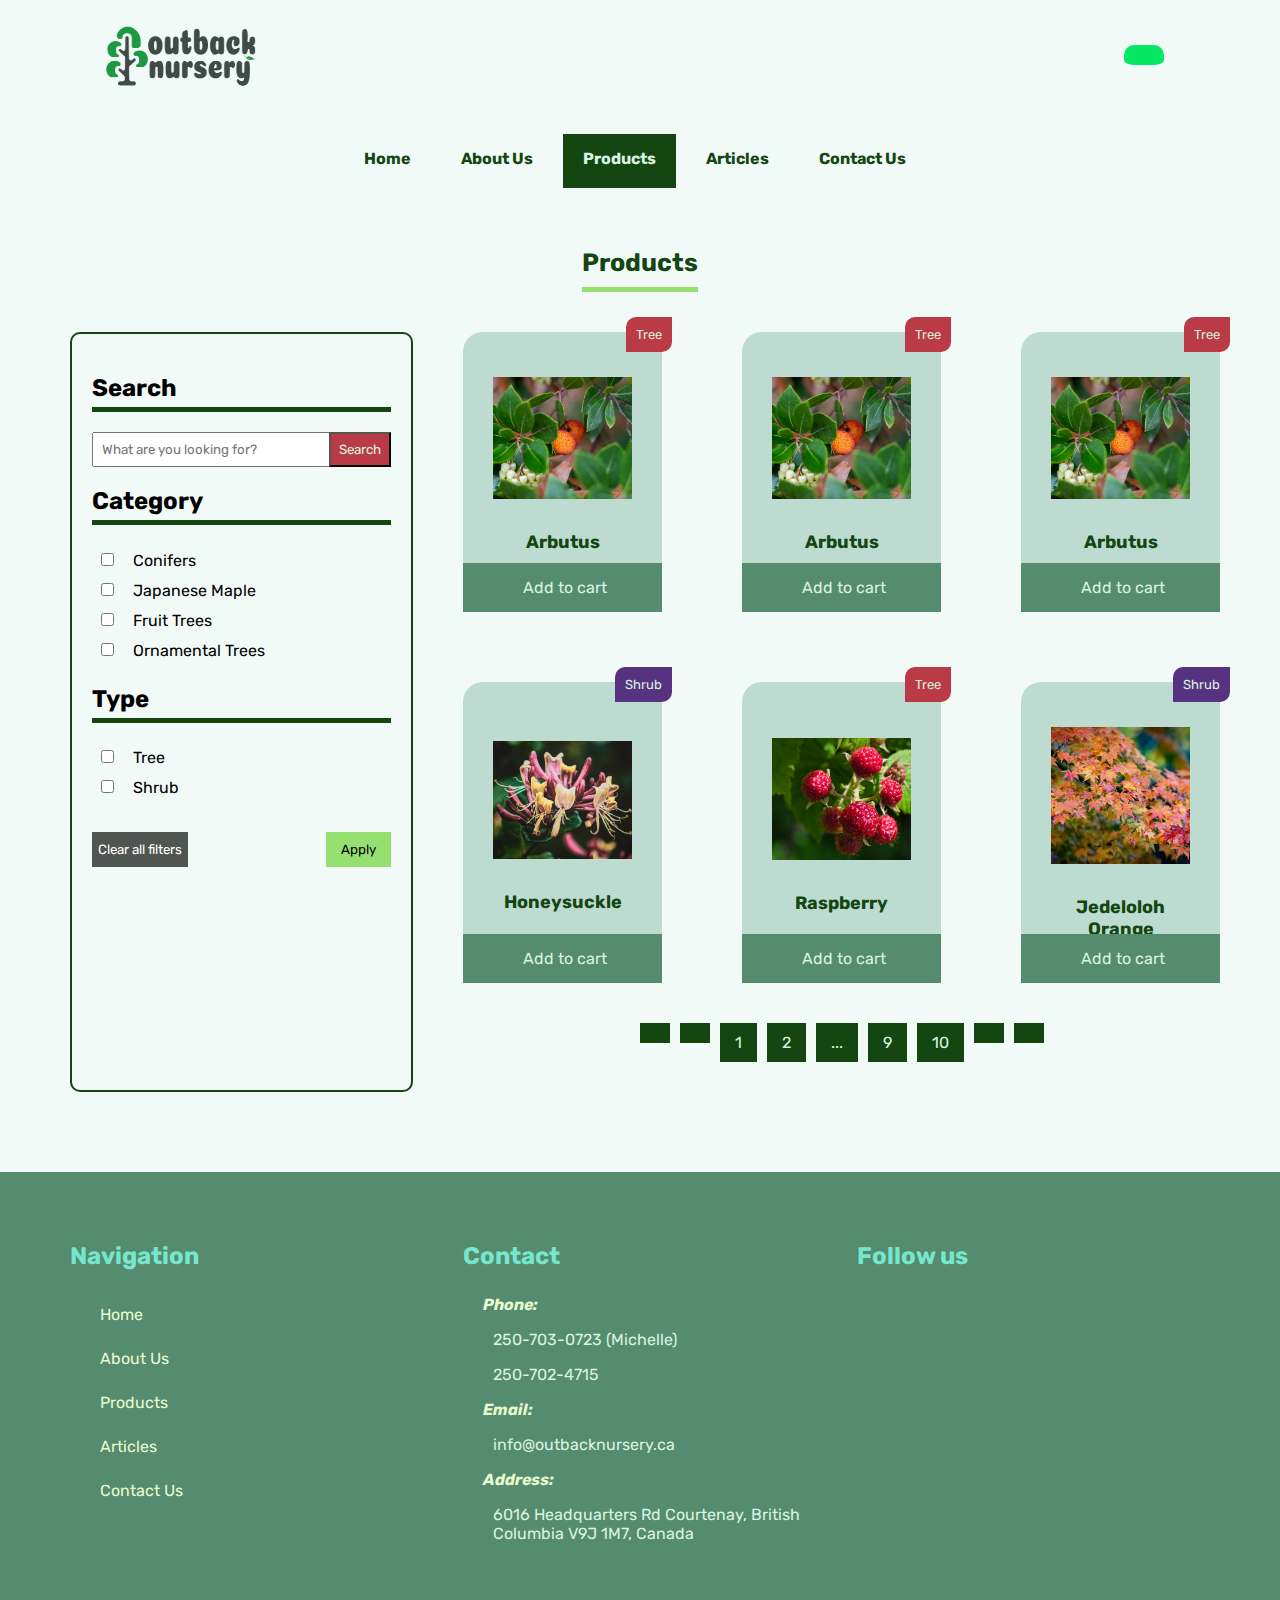
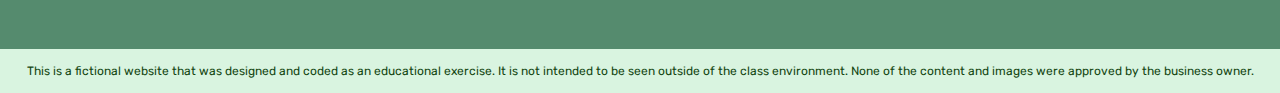
<file: products.html>
<!DOCTYPE html>
<html lang="en">
  <head>
    <!-- DGL103/DLU1l - Duc Phat Tran - Website project -->
    <meta charset="UTF-8" />
    <meta http-equiv="X-UA-Compatible" content="IE=edge" />
    <meta name="viewport" content="width=device-width, initial-scale=1.0" />
    <title>Outback Nursery</title>
    <link rel="preconnect" href="https://fonts.googleapis.com" />
    <link rel="preconnect" href="https://fonts.gstatic.com" crossorigin />
    <link
      href="https://fonts.googleapis.com/css2?family=Jura&family=Rubik:ital,wght@0,300;0,400;0,500;0,700;1,700&display=swap"
      rel="stylesheet"
    />
    <link
      rel="stylesheet"
      href="https://cdnjs.cloudflare.com/ajax/libs/font-awesome/6.0.0-beta3/css/all.min.css"
      integrity="sha512-Fo3rlrZj/k7ujTnHg4CGR2D7kSs0v4LLanw2qksYuRlEzO+tcaEPQogQ0KaoGN26/zrn20ImR1DfuLWnOo7aBA=="
      crossorigin="anonymous"
      referrerpolicy="no-referrer"
    />
    <link rel="stylesheet" href="css/global.css" />
    <link rel="stylesheet" href="css/index.css" />
    <link rel="stylesheet" href="css/articles.css" />
    <link rel="stylesheet" href="css/products.css" />
  </head>
  <body>
    <header>
      <div class="logo">
        <a href="index.html">
          <img src="images/logo.png" alt="Outback Nursery's logo" />
        </a>
      </div>
      <div class="cart-container">
          <a class="menu-link" id="cart" href="#"><i class="fas fa-shopping-cart"></i></a>
      </div>
    </header>

    <nav>
      <a class="toggle" onclick="showNav()"><i class="fa fa-bars"></i> Menu</a>
      <ul id="nav-items">
        <li class="menu-item">
          <a class="menu-link" href="index.html">Home</a>
        </li>
        <li class="menu-item">
          <a class="menu-link" href="about-us.html">About Us</a>
        </li>
        <li class="menu-item">
          <a class="menu-link active" href="products.html">Products</a>
        </li>
        <li class="menu-item">
          <a class="menu-link" href="articles.html">Articles</a>
        </li>
        <li class="menu-item">
          <a class="menu-link" href="contact-us.html">Contact Us</a>
        </li>
      </ul>
    </nav>

    <main>
      <div class="products-container">
        <h1>Products</h1>
        <div class="products-content">
          <a class="filter-toggle" onclick="showFilter()"><i class="fas fa-filter"></i> Filter</a>
          <aside id="filter-sidebar">
            <h2>Search</h2>
            <!-- Search form -->
            <form action="products.html" method="get">
              <div class="search-box">
                <input
                  type="text"
                  id="search-text"
                  name="search-text"
                  placeholder="What are you looking for?"
                />
                <input type="submit" value="Search" />
              </div>
            </form>
            <!-- Filter form -->
            <form action="products.html" method="get">
              <div class="category-filter">
                <h2>Category</h2>
                <ul>
                  <li>
                    <input type="checkbox" name="cate-conifer" id="cate-conifer" />
                    <label for="cate-conifer">Conifers</label>
                  </li>
                  <li>
                    <input type="checkbox" name="cate-japanese-maple" id="cate-japanese-maple" />
                    <label for="cate-japanese-maple">Japanese Maple</label>
                  </li>
                  <li>
                    <input type="checkbox" name="cate-fruit-trees" id="cate-fruit-trees" />
                    <label for="cate-fruit-trees">Fruit Trees</label>
                  </li>
                  <li>
                    <input
                      type="checkbox"
                      name="cate-ornamental-trees"
                      id="cate-ornamental-trees"
                    />
                    <label for="cate-ornamental-trees">Ornamental Trees</label>
                  </li>
                </ul>
              </div>
              <div class="type-filter">
                <h2>Type</h2>
                <ul>
                  <li>
                    <input type="checkbox" name="type-tree" id="type-tree" />
                    <label for="type-tree">Tree</label>
                  </li>
                  <li>
                    <input type="checkbox" name="type-shrub" id="type-shrub" />
                    <label for="type-shrub">Shrub</label>
                  </li>
                </ul>
              </div>

              <div class="filter-buttons">
                <input type="reset" value="Clear all filters" />
                <input type="submit" value="Apply" />
              </div>
            </form>
          </aside>

          <!-- Product -->
          <div class="product-container">
            <!-- List -->
            <ul class="product-list">
              <li class="product-item">
                <span class="tree">Tree</span>
                <a href="#">
                  <img src="images/product-arbutus.jpg" alt="Arbutus" />
                  <div class="product-content">
                    <p>Arbutus</p>
                  </div>
                </a>
                <a class="add-product-btn"><i class="fas fa-shopping-cart"></i>Add to cart</a>
              </li>
              <li class="product-item">
                <span class="tree">Tree</span>
                <a href="#">
                  <img src="images/product-arbutus.jpg" alt="Arbutus" />
                  <div class="product-content">
                    <p>Arbutus</p>
                  </div>
                </a>
                <a class="add-product-btn"><i class="fas fa-shopping-cart"></i>Add to cart</a>
              </li>
              <li class="product-item">
                <span class="tree">Tree</span>
                <a href="#">
                  <img src="images/product-arbutus.jpg" alt="Arbutus" />
                  <div class="product-content">
                    <p>Arbutus</p>
                  </div>
                </a>
                <a class="add-product-btn"><i class="fas fa-shopping-cart"></i>Add to cart</a>
              </li>
              <li class="product-item">
                <span class="shrub">Shrub</span>
                <a href="#">
                  <img src="images/product-Honeysuckle.jpg" alt="Honeysuckle" />
                  <div class="product-content">
                    <p>Honeysuckle</p>
                  </div>
                </a>
                <a class="add-product-btn"><i class="fas fa-shopping-cart"></i>Add to cart</a>
              </li>
              <li class="product-item">
                <span class="tree">Tree</span>
                <a href="#">
                  <img src="images/product-raspberry.jpg" alt="Raspberry" />
                  <div class="product-content">
                    <p>Raspberry</p>
                  </div>
                </a>
                <a class="add-product-btn"><i class="fas fa-shopping-cart"></i>Add to cart</a>
              </li>
              <li class="product-item">
                <span class="shrub">Shrub</span>
                <a href="#">
                  <img src="images/product-Jedeloloh.jpg" alt="Jedeloloh Orange" />
                  <div class="product-content">
                    <p>Jedeloloh Orange</p>
                  </div>
                </a>
                <a class="add-product-btn"><i class="fas fa-shopping-cart"></i>Add to cart</a>
              </li>
            </ul>

            <!-- Pagination -->
            <div class="pagination">
              <ul>
                <li>
                  <a href="#"><i class="fas fa-angle-double-left"></i></a>
                </li>
                <li>
                  <a href="#"><i class="fas fa-chevron-left"></i></a>
                </li>
                <li><a href="#">1</a></li>
                <li><a href="#">2</a></li>
                <li><span>...</span></li>
                <li><a href="#">9</a></li>
                <li><a href="#">10</a></li>
                <li>
                  <a href="#"><i class="fas fa-angle-double-right"></i></a>
                </li>
                <li>
                  <a href="#"><i class="fas fa-chevron-right"></i></a>
                </li>
              </ul>
            </div>
          </div>
        </div>
      </div>
    </main>

    <footer>
      <div class="footer-content">
        <div class="navigation">
          <h2>Navigation</h2>
          <ul>
            <li>
              <a href="index.html">Home</a>
            </li>
            <li>
              <a href="about-us.html">About Us</a>
            </li>
            <li>
              <a href="products.html">Products</a>
            </li>
            <li>
              <a href="articles.html">Articles</a>
            </li>
            <li>
              <a href="contact-us.html">Contact Us</a>
            </li>
          </ul>
        </div>
        <div class="contact">
          <h2>Contact</h2>
          <ul>
            <li>
              <p><i class="fas fa-phone-volume"></i>Phone:</p>
              <p>250-703-0723 (Michelle)</p>
              <p>250-702-4715</p>
            </li>
            <li>
              <p><i class="fas fa-envelope"></i>Email:</p>
              <p>info@outbacknursery.ca</p>
            </li>
            <li>
              <p><i class="fas fa-map-marked-alt"></i>Address:</p>
              <p>6016 Headquarters Rd Courtenay, British Columbia V9J 1M7, Canada</p>
            </li>
          </ul>
        </div>
        <div class="facebook-page">
          <h2>Follow us</h2>
          <iframe
            src="https://www.facebook.com/plugins/page.php?href=https%3A%2F%2Fwww.facebook.com%2FOutback-Nursery-Garden-Centre-819687898044596&tabs=timeline&width=340&height=500&small_header=false&adapt_container_width=true&hide_cover=false&show_facepile=true&appId=596442508391523"
            width="340"
            height="300"
            style="border: none; overflow: hidden"
            allow="autoplay; clipboard-write; encrypted-media; picture-in-picture; web-share"
          ></iframe>
        </div>
      </div>
      <p class="disclaimer">
        This is a fictional website that was designed and coded as an educational exercise. It is
        not intended to be seen outside of the class environment. None of the content and images
        were approved by the business owner.
      </p>
    </footer>

    <script>
      function showNav() {
        var element = document.getElementById("nav-items")
        element.classList.toggle("show-items")
      }

      function showFilter() {
        var element = document.getElementById("filter-sidebar")
        element.classList.toggle("show-filter")
      }
    </script>
  </body>
</html>
</file>
<file: css/global.css>
/* 
  1. Global styles
  2. Header
  3. Nav
  4. Main
  5. Footer
  6. Responsive
*/

/* 
 === Global Styles ===
*/
:root {
  --background: #f2faf8;
  --green: #04e762;
  --dark-green: #134611;
  --light-green: #96e072;
  --extra-light-green: #d9f4e0;
  --viridian-green: #558b6e;
  --nyanza: #e8fccf;
  --raspberry: #ba3b46;
  --violet: #573280;
}

* {
  box-sizing: border-box;
  font-family: "Rubik", sans-serif;
}

body {
  margin: 0;
  display: flex;
  flex-direction: column;
  justify-content: center;
  background-color: var(--background);
}

ul {
  list-style: none;
  margin: 0;
  padding: 0;
}

/* 
  === HEADER ===
*/
header {
  display: flex;
  flex-direction: row;
  justify-content: space-between;
  padding: 10px;
}

.logo a img {
  width: 150px;
  height: 90px;
}

/* 
  === NAV === 
*/
nav {
  display: flex;
  flex-direction: column;
  justify-content: center;
  padding: 20px;
  margin-bottom: 20px;
}

nav ul {
  display: flex;
  flex-direction: row;
  justify-content: center;
}

.menu-item {
  margin-right: 10px;
}

.menu-link {
  text-decoration: none;
  display: inline-block;
  color: var(--dark-green);
  font-weight: bold;
  padding: 15px 20px;
  border-bottom: 5px solid var(--background);
}

.menu-link.active {
  background-color: var(--dark-green);
  color: var(--extra-light-green);
  border-bottom: 5px solid var(--dark-green);
}

.menu-link:hover {
  border-bottom: 5px solid var(--green);
}

.toggle {
  display: none;
  text-align: center;
  padding: 10px;
  color: var(--dark-green);
  font-weight: bold;
}

.cart-container {
  margin: 0 10px;
  display: flex;
  flex-direction: column;
  align-items: flex-end;
  justify-content: center;
}

.header-auth ul li a:last-of-type {
  margin-left: auto;
}

#cart {
  color: var(--dark-green);
  background-color: var(--green);
  padding: 10px 20px;
  border-radius: 10px;
  font-size: 20px;
}

#cart:hover {
  background-color: var(--viridian-green);
  color: var(--extra-light-green);
  border: none;
}

/* 
  === MAIN ===
*/
main {
  display: flex;
  flex-direction: column;
}

/* 
  === FOOTER ===
*/
footer {
  background-color: #558b6e;
}

.footer-content {
  margin: 20px;
  padding: 10px 30px;
  display: flex;
  flex-direction: row;
  justify-content: space-around;
}

.navigation,
.contact,
.facebook-page {
  width: 33.33%;
  padding: 20px;
}

.navigation h2,
.contact h2,
.facebook-page h2 {
  color: #76e7cd;
  padding-bottom: 5px;
}

.navigation ul {
  display: flex;
  flex-direction: column;
  gap: 5px;
  justify-content: center;
  padding-left: 10px;
}

.navigation ul li {
  width: 40%;
}

.navigation ul li a {
  display: inline-block;
  padding: 10px 20px;
  text-decoration: none;
  color: var(--nyanza);
}

.contact ul li {
  margin: 15px;
}

.contact ul li p {
  color: var(--extra-light-green);
  /* display: inline-block; */
}

.contact ul li p:first-child {
  color: var(--nyanza);
  font-weight: bold;
  font-style: italic;
}

.contact ul li p:not(p:first-child) {
  padding-left: 15px;
}

.contact ul li p i {
  margin-right: 5px;
}

.facebook-page iframe {
  width: 100%;
}

.disclaimer {
  margin: 0;
  padding: 15px;
  text-align: center;
  font-size: 12px;
  color: var(--extra-light-green);
  color: var(--dark-green);
  background-color: var(--extra-light-green);
}

/* 
  === RESPONSIVE ===
*/
/* Extra large devices (large laptops and desktops, 1200px and up) */
@media only screen and (min-width: 1200px) {
  header,
  nav {
    width: 85%;
    margin: auto;
  }
}

/* Large devices (laptops/desktops, 992px and down) */
@media only screen and (min-width: 992px) and (max-width: 1199px) {
  header {
    justify-content: space-around;
  }

  .logo a img {
    width: 120px;
    height: 70px;
  }

  .menu-link {
    padding: 10px;
    font-size: 14px;
  }

  #cart {
    padding: 8px;
    font-size: 13px;
  }

  .footer-content {
    margin: 0;
    padding: 10px;
  }

  .navigation h2,
  .contact h2,
  .facebook-page h2 {
    font-size: 15px;
  }

  .navigation ul li a,
  .contact ul li p {
    font-size: 12px;
  }

  .facebook-page iframe {
    height: 260px;
  }

  .disclaimer {
    font-size: 12px;
  }
}

/* Medium devices (landscape tablets, 768px and down) */
@media only screen and (min-width: 768px) and (max-width: 991px) {
  header {
    justify-content: space-between;
    padding: 10px 20px;
  }

  /* Responsive navigation */
  nav {
    margin-bottom: 10px;
    padding: 0;
  }

  nav ul {
    display: none;
  }

  .toggle {
    display: block;
  }

  .show-items {
    display: block;
    width: 100%;
    border-bottom: 1px solid var(--viridian-green);
  }

  .show-items li {
    margin: 15px;
  }

  .show-items li .menu-link {
    display: block;
  }
  /* End responsive navigation */

  .logo a img {
    width: 100px;
    height: 65px;
  }

  .cart-container {
    margin: 0;
  }

  .menu-link,
  .header-auth ul li a,
  #cart {
    padding: 10px;
    font-size: 10px;
  }

  .facebook-page iframe {
    height: 200px;
  }

  .footer-content {
    margin: 0;
    padding: 5px;
  }

  .navigation h2,
  .contact h2,
  .facebook-page h2 {
    font-size: 13px;
  }

  .contact ul li {
    margin: 0;
  }

  .navigation ul li a,
  .contact ul li p {
    font-size: 10px;
    padding: 6px;
    margin: 0;
  }

  .disclaimer {
    font-size: 10px;
  }
}

/* Small devices (portrait tablets and large phones, 767px and down) */
@media only screen and (max-width: 767px) {
  header {
    justify-content: space-between;
    padding: 5px 10px;
  }

  .logo a img {
    width: 80px;
    height: 50px;
  }

  /* Responsive navigation */
  nav {
    margin-bottom: 8px;
    padding: 0;
  }

  nav ul {
    display: none;
  }

  .toggle {
    display: block;
  }

  .show-items {
    display: block;
    border-bottom: 1px solid var(--viridian-green);
  }

  .show-items li {
    margin: 15px;
  }

  .show-items li .menu-link {
    display: block;
  }
  /* End responsive navigation */

  .menu-link,
  #cart {
    padding: 8px;
    font-size: 8px;
  }

  .facebook-page iframe {
    height: 160px;
  }

  .footer-content {
    margin: 0;
    padding: 5px;
  }

  .navigation h2,
  .contact h2,
  .facebook-page h2 {
    font-size: 10px;
  }

  .contact ul li {
    margin: 0;
  }

  .navigation ul li a,
  .contact ul li p {
    font-size: 8px;
    padding: 5px;
    margin: 0;
  }

  .disclaimer {
    font-size: 6px;
  }
}
</file>
<file: css/index.css>
/* 
  1. Promotion
  2. Category
  3. Product
  4. Testimonial
  5. Article
  6. Responsive
*/

/* 
  === Promotion
*/
.promotion {
  padding: 15px;
  display: flex;
  flex-direction: row;
  height: 600px;
  background-color: var(--extra-light-green);
  border-radius: 30px;
}

.promotion-image {
  width: 60%;
  padding: 20px;
}

.promotion-image img {
  width: 100%;
  height: 100%;
  border-radius: 10px;
  object-fit: cover;
}

.promotion-content {
  width: 40%;
  display: flex;
  flex-direction: column;
  align-items: flex-end;
  justify-content: center;
  padding-right: 25px;
  gap: 40px;
}

.promotion-content h1 {
  color: var(--dark-green);
  font-size: 40px;
  line-height: 50px;
  margin: 0;
  text-align: right;
}

.promotion-content h1 span {
  background-color: var(--raspberry);
  padding: 0 8px;
  margin: 5px;
  color: white;
  border-radius: 4px;
}

#shop-now-btn {
  display: block;
  text-decoration: none;
  padding: 15px 30px;
  background-color: var(--dark-green);
  color: var(--extra-light-green);
  border-radius: 50px;
  font-weight: bold;
}

#shop-now-btn:hover {
  background-color: var(--raspberry);
  color: var(--extra-light-green);
  transition: 0.5s ease-out;
}

#shop-now-btn i {
  margin-right: 5px;
}

/* 
  === CATEGORY ===
*/
.category {
  margin-top: 20px;
  padding: 20px;
  display: flex;
  flex-direction: column;
  align-items: center;
  background-color: white;
}

.category h1 {
  font-size: 25px;
  margin: 0;
  color: var(--dark-green);
  border-bottom: 5px solid var(--light-green);
  padding-bottom: 10px;
}

.category ul {
  display: flex;
  flex-direction: row;
  padding: 30px;
  margin-top: 30px;
}

.category-item a {
  margin: auto;
  width: 80%;
  display: flex;
  flex-direction: column;
  align-items: center;
  text-decoration: none;
  background-color: var(--extra-light-green);
  border-bottom-left-radius: 20px;
  border-bottom-right-radius: 20px;
}

.category-item a:hover {
  background-color: var(--green);
  transition: 0.5s ease-out;
  box-shadow: 10px 10px 8px #888888;
}

.category-item img {
  width: 100%;
  height: 100%;
  object-fit: cover;
}

.category-item p {
  margin: 10px 0 0 0;
  padding: 15px 10px;
  text-align: center;
  font-weight: bold;
  color: var(--dark-green);
}

/* 
  === PRODUCT ===
*/
.product {
  display: flex;
  flex-direction: column;
  align-items: center;
  padding: 40px 55px;
  gap: 35px;
  margin-bottom: 30px;
}

.product h1 {
  font-size: 25px;
  padding-bottom: 10px;
  border-bottom: 5px solid var(--light-green);
  color: var(--dark-green);
}

.product ul {
  width: 100%;
  display: flex;
  flex-direction: row;
  justify-content: center;
  gap: 40px;
}

.product-item {
  flex-grow: 1;
  position: relative;
  background-color: #bddbd0;
  border-radius: 20px;
  display: flex;
  flex-direction: column;
  padding: 45px 30px 30px 30px;
}

.product-item:hover {
  background-color: var(--extra-light-green);
  box-shadow: 10px 50px 8px #888888;
  transition: 0.3s ease-in;
}

.product-item span.tree,
.product-item span.shrub {
  position: absolute;
  right: -10px;
  top: -15px;
  padding: 10px;
  font-size: 13px;
  border-top-left-radius: 10px;
  border-bottom-right-radius: 10px;
  color: var(--extra-light-green);
}

.product-item span.tree {
  background-color: var(--raspberry);
}

.product-item span.shrub {
  background-color: var(--violet);
}

.product-item a {
  margin: auto;
  display: block;
  text-decoration: none;
}

.product-item a img {
  width: 100%;
  height: 70%;
  object-fit: cover;
}

.product-content {
  height: 30%;
  padding: 10px;
}

.product-content p {
  text-align: center;
  color: var(--dark-green);
  font-weight: bold;
  font-size: 18px;
}

.add-product-btn {
  position: absolute;
  cursor: pointer;
  text-align: center;
  width: 100%;
  left: 0;
  bottom: -30px;
  padding: 15px;
  background-color: var(--viridian-green);
  color: var(--extra-light-green);
}

.add-product-btn i {
  margin-right: 5px;
}

.product-item:hover .add-product-btn:hover {
  background-color: var(--raspberry);
}

/* 
  === TESTIMONIALS ===
*/
.testimonial {
  background-color: var(--dark-green);
  background-color: var(--viridian-green);
  margin-top: 20px;
  padding: 20px 30px;
  display: flex;
  flex-direction: column;
  align-items: center;
}

.testimonial h1 {
  font-size: 18px;
  margin: 10px 0;
  padding: 15px 0;
  color: var(--extra-light-green);
  border-bottom: 5px solid var(--green);
}

.testimonial h2 {
  font-size: 30px;
  margin: 10px;
  color: var(--nyanza);
  padding-bottom: 15px;
}

.testimonial-content {
  display: flex;
  flex-direction: row;
  gap: 50px;
  padding: 30px;
}

.testimonial-item {
  border-radius: 20px;
  background-color: var(--extra-light-green);
  padding: 20px 40px;
  display: flex;
  flex-direction: column;
  align-items: center;
}

.testimonial-author {
  display: flex;
  flex-direction: row;
}

.testimonial-avatar {
  width: 100px;
  height: 100px;
  border-radius: 50px;
  object-fit: cover;
}

.testimonial-info {
  margin: 25px 0 0 35px;
}

.testimonial-name,
.testimonial-job {
  display: block;
}

.testimonial-name {
  font-size: 20px;
  font-weight: bold;
  font-style: italic;
}

.testimonial-job {
  margin-top: 8px;
}

.testimonial-item p {
  font-size: 16px;
  font-family: "Jura", sans-serif;
  line-height: 28px;
  word-wrap: break-word;
  text-align: justify;
}

/* 
  === ARTICLE ===
*/
.article {
  background-color: white;
  padding: 30px 20px;
  display: flex;
  flex-direction: column;
  align-items: center;
}

.article h1 {
  font-size: 25px;
  padding-bottom: 10px;
  border-bottom: 5px solid var(--green);
  color: var(--dark-green);
}

.article-list {
  margin: 30px;
}

.article-list ul {
  display: flex;
  flex-direction: row;
  justify-content: center;
  gap: 20px;
  padding: 20px;
}

.article-item a {
  margin: auto;
  width: 90%;
  height: 475px;
  display: block;
  text-decoration: none;
  box-shadow: -10px 10px 8px #888888;
  background-color: var(--extra-light-green);
}

.article-item a:hover {
  box-shadow: -10px 10px 8px var(--viridian-green);
}

.article-item a img {
  width: 100%;
  height: 60%;
  object-fit: cover;
}

.article-item a,
.article-item a img {
  border-top-left-radius: 20px;
  border-top-right-radius: 20px;
}

.article-item h2 {
  padding: 15px;
  margin: 10px 0 0 0;
  color: var(--dark-green);
  font-size: 20px;
}

.article-item p {
  padding: 10px 15px;
  margin: 0;
  font-size: 13px;
  text-align: justify;
  color: black;
}

/* 
  === RESPONSIVE ===
*/

/* Extra large devices (large laptops and desktops, 1200px and up) */
@media only screen and (min-width: 1200px) {
  .promotion {
    width: 85%;
    margin: auto;
  }
}

/* Large devices (laptops/desktops, 992px and down) */
@media only screen and (min-width: 992px) and (max-width: 1199px) {
  .promotion {
    height: 400px;
  }

  .promotion-content h1 {
    font-size: 25px;
  }

  .category h1,
  .product h1,
  .article h1  {
    font-size: 20px;
    border-bottom: 4px solid var(--light-green);
  }

  #shop-now-btn {
    font-size: 13px;
    padding: 15px 25px;
  }

  .product-item {
    padding: 25px 15px 15px 20px;
  }

  .product-content {
    height: 50%;
    padding: 0;
  }

  .product-content p {
    font-size: 13px;
  }

  .product-item a {
    font-size: 12px;
    padding: 10px;
    bottom: -22px;
  }

  .testimonial-avatar {
    width: 80px;
    height: 80px;
  }

  .testimonial-info {
    margin: 20px 0 0 20px;
  }

  .testimonial-name {
    font-size: 13px;
  }

  .testimonial-job {
    font-size: 12px;
    margin-top: 5px;
  }

  .testimonial-item p {
    font-size: 12px;
    line-height: 15px;
  }


  .article-list {
    margin: 10px;
  }

  .article-list ul {
    padding: 10px
  }

  .article-item a{
    height: 400px;
  }

  .article-item h2 {
    font-size: 15px;
  }

  .article-item p {
    font-size: 13px;
  }
}

/* Medium devices (landscape tablets, 768px and down) */
@media only screen and (min-width: 768px) and (max-width: 991px) {
  .promotion {
    height: 350px;
  }

  .promotion-content h1 {
    font-size: 20px;
    line-height: 30px;
  }

  #shop-now-btn {
    font-size: 10px;
    padding: 10px 15px;
  }
  
  .category h1,
  .product h1,
  .article h1  {
    font-size: 18px;
    border-bottom: 3px solid var(--light-green);
  }
  
  .category-item p {
    font-size: 14px;
  }

  .category ul {
    padding: 0;
  }

  .testimonial-content {
    flex-wrap: wrap;
  }

  .product ul {
    flex-wrap: wrap;
    gap: 100px 50px;
  }

  .product-item {
    width: 30%;
  }

  .product-content {
    height: 50%;
  }
  
  .product-content p {
    font-size: 13px;
  }

  .product-item a {
    font-size: 12px;
    padding: 10px;
    bottom: -22px;
  }

  .testimonial-content {
    padding: 10px;
    justify-content: center;
    gap: 30px;
  }

  .testimonial-item {
    width: 70%;
  }

  .testimonial-avatar {
    width: 60px;
    height: 60px;
  }

  .testimonial-info {
    margin: 10px;
  }

  .testimonial-name{
    font-size: 14px;
  }

  .testimonial-job {
    font-size: 12px;
  }

  .testimonial-item p {
    font-size: 11px;
    line-height: 16px;
  }

  .article-list {
    margin: 0;
  }

  .article-list ul {
    flex-direction: column;
    gap: 40px 0;
  }

  .article-item a {
    width: 70%;
    height: 350px;
  }
  
  .article-item h2 {
    font-size: 14px;
  }

  .article-item p {
    font-size: 12px;
  }
}

/* Small devices (portrait tablets and large phones, 767px and down) */
@media only screen and (max-width: 767px) {
  .promotion {
    height: 350px;
  }

  .promotion-content h1 {
    font-size: 15px;
    line-height: 25px;
  }

  #shop-now-btn {
    font-size: 7px;
    padding: 6px 10px;
  }

  .category h1,
  .product h1,
  .article h1  {
    font-size: 15px;
    border-bottom: 2px solid var(--light-green);
  }

  .category ul {
    padding: 0;
  }

  .category-item p {
    font-size: 10px;
  }
  
   .testimonial-content {
    flex-wrap: wrap;
  }

  .product ul {
    flex-wrap: wrap;
    gap: 100px 50px;
  }
  
  .product-item {
    width: 40%;
  }

  .product-content {
    height: 50%;
  }

  .product-content p {
    font-size: 10px;
  }

  .product-item a {
    font-size: 9px;
    padding: 10px;
    bottom: -15px;
  }

  .product-item span.tree,
  .product-item span.shrub {
    font-size: 9px;
  }

  .testimonial-content {
    padding: 0;
    justify-content: center;
  }

  .testimonial-item {
    width: 80%;
  }

  .testimonial h1 {
    font-size: 10px;
    border-bottom: 2px solid var(--light-green);
  }

  .testimonial h2 {
    font-size: 15px;
  }

  .testimonial-avatar {
    width: 50px;
    height: 50px;
  }

  .testimonial-info {
    margin: 10px;
  }

  .testimonial-name{
    font-size: 11px;
  }

  .testimonial-job {
    font-size: 10px;
  }

  .testimonial-item p {
    font-size: 10px;
    line-height: 14px;
  }  

  .article-list {
    margin: 0;
  }

  .article-list ul {
    flex-direction: column;
    gap: 40px 0;
  }

  .article-item a {
    width: 85%;
    height: 280px;
  }
  
  .article-item h2 {
    font-size: 10px;
  }

  .article-item p {
    font-size: 9px;
  } 
}
</file>
<file: css/about-us.css>
article {
  padding: 10px 0;
}

.introduction,
.seasonal,
.product-service {
  margin: 20px;
  padding: 30px;
  text-align: center;
}

/* 
  === business-property
*/
.business-property {
  width: 100%;
  height: 500px;
  margin-top: 20px;
  display: flex;
  align-items: center;
  justify-content: center;
  background-image: url("../images/business-property.jpg");
}

.business-property h1 {
  padding: 20px 35px;
  font-size: 30px;
  background-color: var(--green);
  color: var(--dark-green);
  border-radius: 20px;
}

/* Introduction */
.introduction h2,
.seasonal h2,
.product-service h2 {
  background-color: var(--green);
  display: inline-block;
  padding: 20px;
  border-top-left-radius: 20px;
  border-bottom-right-radius: 20px;
}

.introduction-content,
.seasonal-content,
.product-service-content {
  display: flex;
  flex-direction: row;
  padding: 10px 20px;
  margin: 20px 10px;
  align-items: center;
}

.introduction-content,
.product-service-content {
  border-right: 10px solid var(--dark-green);
}

.seasonal-content {
  border-left: 10px solid var(--dark-green);
}

.introduction-content img,
.product-service-content img {
  width: 45%;
  object-fit: cover;
  border-radius: 10px;
  margin-right: 20px;
}

.introduction-content p,
.seasonal-content p,
.product-service-content p {
  padding: 20px;
  margin: 0;
  font-size: 17px;
  line-height: 30px;
  text-align: justify;
}

.seasonal-content img {
  width: 25%;
  object-fit: cover;
  border-radius: 10px;
  margin-left: 20px;
}

/* Responsive */

@media only screen and (min-width: 992px) and (max-width: 1199px) {
  .business-property h1 {
    font-size: 25px;
  }

  .introduction,
  .seasonal,
  .product-service {
    margin: 0;
  }

  .introduction-content,
  .seasonal-content,
  .product-service-content {
    flex-direction: column;
  }

  .introduction-content img,
  .product-service-content img,
  .seasonal-content img {
    width: 100%;
    margin: auto;
  }
}

@media only screen and (min-width: 768px) and (max-width: 991px) {
  .business-property h1 {
    font-size: 20px;
  }

  .introduction h2, .seasonal h2, .product-service h2 {
    font-size: 16px;
  }

  .introduction,
  .seasonal,
  .product-service {
    margin: 0;
  }

  .introduction-content,
  .seasonal-content,
  .product-service-content {
    flex-direction: column;
  }

  .introduction-content img,
  .product-service-content img,
  .seasonal-content img {
    width: 100%;
    margin: auto;
  }

  .introduction-content p, .seasonal-content p, .product-service-content p {
    font-size: 15px;
    line-height: 22px;
  }
}


@media only screen and (max-width: 767px) {
  .business-property h1 {
    font-size: 17px;
  }

  .introduction h2, .seasonal h2, .product-service h2 {
    font-size: 15px;
  }

  .introduction,
  .seasonal,
  .product-service {
    margin: 0;
  }

  .introduction-content,
  .seasonal-content,
  .product-service-content {
    flex-direction: column;
  }

  .introduction-content img,
  .product-service-content img,
  .seasonal-content img {
    width: 100%;
    margin: auto;
  }

  .introduction-content p, .seasonal-content p, .product-service-content p {
    font-size: 14px;
    line-height: 22px;
  }
}
</file>
<file: css/articles.css>
.articles {
  padding: 20px;
  display: flex;
  flex-direction: column;
  justify-content: center;
  align-items: center;
}

.articles h1 {
  padding: 20px;
  border-bottom: 5px solid var(--green);
  color: var(--dark-green);
}

.articles-list {
  margin: 20px 0;
  padding: 20px;
}

.articles-list ul{
  display: flex;
  flex-direction: column;
  justify-content: center;
  align-items: flex-start;
}

.articles-list ul li {
  display: flex;
  height: 200px;
  flex-direction: row;
  margin: 20px 10px;
  background-color: var(--extra-light-green);
  border-top-right-radius: 10px;
  border-bottom-right-radius: 10px;
}

.articles-list ul li:hover {
  background-color: var(--light-green);
  transition: 0.3s ease-in;
}

.articles-list ul li img {
  width: 200px;
  height: 200px;
  object-fit: cover;
  margin: auto;
}

.article-content {
  margin: 30px;
  padding: 10px;
  display: flex;
  flex-direction: column;
}

.article-content h2 {
  margin: 0;
  color: var(--dark-green);
}

.article-content p {
  padding: 10px 0;
  text-align: justify;
  line-height: 22px;
  margin: 5px;
}

.article-content p a.read-more {
  margin-left: 10px;
  color: var(--raspberry);
  font-size: 13px;
  text-decoration: none;
}

.article-content p a.read-more:hover {
  text-decoration: underline;
}

.posted-date {
  margin-top: 20px;
  font-family: 'Courier New', Courier, monospace;
  font-size: 14px;
}

.pagination {
  padding: 10px;
  margin: 20px;
}

.pagination ul {
  display: flex;
  flex-direction: row;
}

.pagination ul li {
  margin: 0 5px;
}

.pagination ul li span,
.pagination ul li a {
  display: inline-block;
  padding: 10px 15px;
  background-color: var(--dark-green);
  color: var(--extra-light-green);
}

.pagination ul li a {
  text-decoration: none;
}

.pagination ul li a:hover {
  background-color: var(--light-green);
  color: var(--dark-green);
  transition: 0.3s ease-out;
}

/* Responsive */

@media only screen and (min-width: 992px) and (max-width: 1199px) {
  .article-content h2 {
    font-size: 20px;
  }
  .article-content p {
    font-size: 15px;
  }
  .article-content p a.read-more {
    font-size: 13px;
  }
  .posted-date {
    margin-top: 8px;
    font-size: 14px;
  }
}

@media only screen and (min-width: 768px) and (max-width: 991px) { 
  .article-content h2 {
    font-size: 18px;
  }
  .article-content p {
    font-size: 12px;
  }
  .article-content p a.read-more {
    font-size: 10px;
  }
  .posted-date {
    margin-top: 5px;
    font-size: 11px;
  }
}


@media only screen and (max-width: 767px) {
  .article-content h2 {
    font-size: 16px;
  }
  .article-content p {
    font-size: 10px;
    line-height: 16px;
  }
  .article-content p a.read-more {
    font-size: 7px;
  }
  .posted-date {
    margin-top: 3px;
    font-size: 9px;
  }
}
</file>
<file: css/contact-us.css>
.contact-container {
  padding: 20px;
  display: flex;
  flex-direction: column;
  align-items: center;
}

.contact-container h1 {
  padding: 20px 0px;
  border-bottom: 5px solid var(--light-green);
}

.working-info,
.contact-info {
  width: 100%;
  padding: 20px;
  margin: 20px 0;
  display: flex;
  flex-direction: row;
  justify-content: space-around;
  align-items: center;
  gap: 40px;
}


.working-info div {
  flex-grow: 1;
  padding: 20px 40px;
  border-radius: 10px;
  background-color: var(--extra-light-green);
  margin: auto;
  text-align: center;
}

.working-info div h2 {
  padding: 10px;
  text-align: center;
  color: var(--raspberry);
}

.working-info div p {
  margin: 15px;
}

main i,
.working-info div p span {
  margin-right: 10px;
}

.google-map{
  flex-grow: 1;
  display: flex;
  flex-direction: column;
  padding: 10px 10px 30px 10px;
  border-radius: 10px;
  background-color: var(--extra-light-green);
}

.google-map h2 {
  color: var(--dark-green);
  padding: 0 10px;
}

.google-map iframe {
  width: 95%;
  margin: auto;
}

.message-form {
  flex-grow: 2;
  padding: 20px;
  margin: 10px;
}

.message-form p {
  margin: 0;
  font-size: 20px;
  font-style: italic;
}

.form-group {
  margin: 25px 0;
  display: flex;
  flex-direction: column;
}

.form-group label {
  margin-bottom: 5px;
  font-weight: bold;
  color: var(--dark-green);
}

.form-group input:not(input[type="submit"]) {
  padding: 10px;
  height: 50px;
  border: none;
  border-left: 5px solid var(--viridian-green);
}

.form-group textarea {
  padding: 20px;
  border-radius: 10px;
  border: 1px solid var(--viridian-green);
}

.form-group input[type="submit"] {
  padding: 20px;
  background-color: var(--dark-green);
  color: var(--extra-light-green);
  border: none;
}

.form-group input[type="submit"]:hover {
  background-color: var(--green);
  color: var(--dark-green);
  cursor: pointer;
  transition: 0.3s ease-in;
}

/* Responsive */
@media only screen and (min-width: 768px) and (max-width: 991px) { 
  .contact-container h1 {
    font-size: 23px;
  }

  .working-info, .contact-info {
    gap: 20px;
    padding: 0;
  }

  .working-info div h2 {
    font-size: 18px;
  }

  .working-info div p {
    font-size: 14px;
  }

  .working-info div {
    width: 33.33%;
    padding: 10px;
    height: 250px;
  }

  .contact-info {
    flex-direction: column;
  }

  .google-map,
  .message-form {
    width: 100%;
  }

  .google-map h2 {
    font-size: 20px;
  }

  .google-map iframe {
    width: 100%;
    height: 300px;
  }

  .message-form p {
    font-size: 17px;
  }

  .form-group input,
  .form-group label {
    font-size: 15px;
  }
} 

@media only screen and (max-width: 767px) {
  .contact-container h1 {
    font-size: 20px;
  }

  .working-info, .contact-info {
    gap: 10px;
    padding: 0;
  }

  .working-info div h2 {
    font-size: 15px;
  }

  .working-info div p {
    font-size: 12px;
  }

  .working-info div {
    width: 33.33%;
    padding: 10px;
    height: 200px;
  }

  .contact-info {
    flex-direction: column;
  }

  .google-map,
  .message-form {
    width: 100%;
  }

  .google-map h2 {
    font-size: 14px;
  }

  .google-map iframe {
    width: 90%;
    margin: auto;
    height: 260px;
  }

  .message-form p {
    font-size: 13px;
  }

  .form-group input,
  .form-group label {
    font-size: 12px;
  }
}
</file>
<file: css/products.css>
.products-container {
  display: flex;
  flex-direction: column;
  justify-content: center;
  align-items: center;
  padding: 20px;
  margin: 20px 0;
}

.products-container h1 {
  font-size: 25px;
  margin: 0;
  color: var(--dark-green);
  border-bottom: 5px solid var(--light-green);
  padding-bottom: 10px;
}

.products-content {
  width: 100%;
  display: flex;
  flex-direction: row;
  margin: 20px;
  padding: 20px;
}

aside {
  width: 30%;
  margin: 0 30px;
  padding: 20px;
  border: 2px solid var(--dark-green);
  border-radius: 10px;
}

aside h2 {
  padding-bottom: 5px;
  border-bottom: 5px solid var(--dark-green);
}

.filter-toggle {
  display: none;
  text-align: left;
  padding: 10px;
  color: var(--dark-green);
  font-weight: bold;
}

.show-filter {
  margin: auto;
  padding: 10px;
  width: 95%;
}

.show-filter h2 {
  font-size: 13px;
  border-bottom: 1px solid var(--dark-green);
}

.show-filter label, .show-filter input {
  font-size: 9px;
}

.search-box {
  position: relative;
}

#search-text {
  padding: 8px;
  width: 100%;
}

.search-box input[type="submit"] {
  position: absolute;
  padding: 8px;
  background-color: var(--raspberry);
  color: var(--extra-light-green);
  top: 0;
  right: 0;
}

input[type="checkbox"] {
  margin-right: 15px;
}

.category-filter ul li,
.type-filter ul li {
  padding: 5px;
}

.filter-buttons {
  display: flex;
  flex-direction: row;
  justify-content: space-between;
  margin: 30px 0;
}

.filter-buttons input[type="reset"] {
  background-color: #505551;
  color: white;
  border: none;
}

.filter-buttons input[type="submit"] {
  padding: 10px 15px;
  background-color: var(--light-green);
  border: none;
}

.filter-buttons input[type="reset"]:hover,
.filter-buttons input[type="submit"]:hover {
  background-color: var(--raspberry);
  cursor: pointer;
  color: white;
}

.product-container {
  width: 70%;
  padding: 0 20px;
  display: flex;
  flex-direction: column;
  align-items: center;
  gap: 40px;
}

.product-container .product-list {
  width: 100%;
  display: flex;
  flex-direction: row;
  gap: 100px 80px;
  flex-wrap: wrap;
}

.product-item {
  width: 25%;
}


/* Responsive */
@media only screen and (min-width: 992px) and (max-width: 1199px) {
  .products-container {
    padding: 0;
    margin: 10px 0;
  }

  .products-container h1 {
    font-size: 22px;
  }

  aside {
    margin: 0;
  }

  aside h2 {
    font-size: 18px;
    border-bottom: 3px solid var(--dark-green);
  }

  label, input {
    font-size: 14px;
  }


  .product-container .product-list{
    gap: 80px 30px;
  }

  .product-item {
    height: 250px;
  }

  .add-product-btn {
    bottom: 0;
  }
  .pagination ul li {
    margin: 0 3px;
  }
  .pagination ul li span, .pagination ul li a {
    padding: 8px 14px;
    font-size: 14px;
  }
}

@media only screen and (min-width: 768px) and (max-width: 991px) {
  .products-container {
    padding: 0;
    margin: 10px 0;
  }

  .products-container h1 {
    font-size: 19px;
  }

  .products-content {
    gap: 10px;
  }
  
  /* Toggle filter */
  .products-content {
    padding: 5px;
    display: flex;
    flex-direction: column;
    gap: 10px;
  }

  .filter-toggle {
    display: block;
  }

  aside:not(aside.show-filter) {
    display: none;
  }

  aside.show-filter label, aside.show-filter input {
    font-size: 11px;
  }
  /* End Toggle filter */
  .product-container  {
    margin-top: 30px;
    width: 100%;
  }
  
  .product-container .product-list{
    gap: 60px 22px;
  }

  .product-item {
    height: 250px;
  }

  .add-product-btn {
    bottom: 0;
  }

  .pagination ul li {
    margin: 0 3px;
  }

  .pagination ul li span, .pagination ul li a {
    padding: 5px 10px;
    font-size: 11px;
  }
}


@media only screen and (max-width: 767px) {
  .products-container {
    padding: 0;
    margin: 10px 0;
  }

  .products-container h1 {
    font-size: 16px;
  }

  .products-content {
    padding: 5px;
    display: flex;
    flex-direction: column;
    gap: 10px;
  }

  /* Toggle filter */
  .filter-toggle {
    display: block;
  }
  aside:not(aside.show-filter) {
    display: none;
  }
  /* End Toggle filter */

  .product-container {
    width: 100%;
    margin-top: 30px;
  }
  
  .product-container .product-list{
    gap: 60px 22px;
  }

  .product-item {
    padding: 10px;
    height: 250px;
  }

  .add-product-btn {
    bottom: 0;
  }

  .pagination ul li {
    margin: 0 3px;
  }

  .pagination ul li span, .pagination ul li a {
    padding: 5px 10px;
    font-size: 9px;
  }
}
</file>
